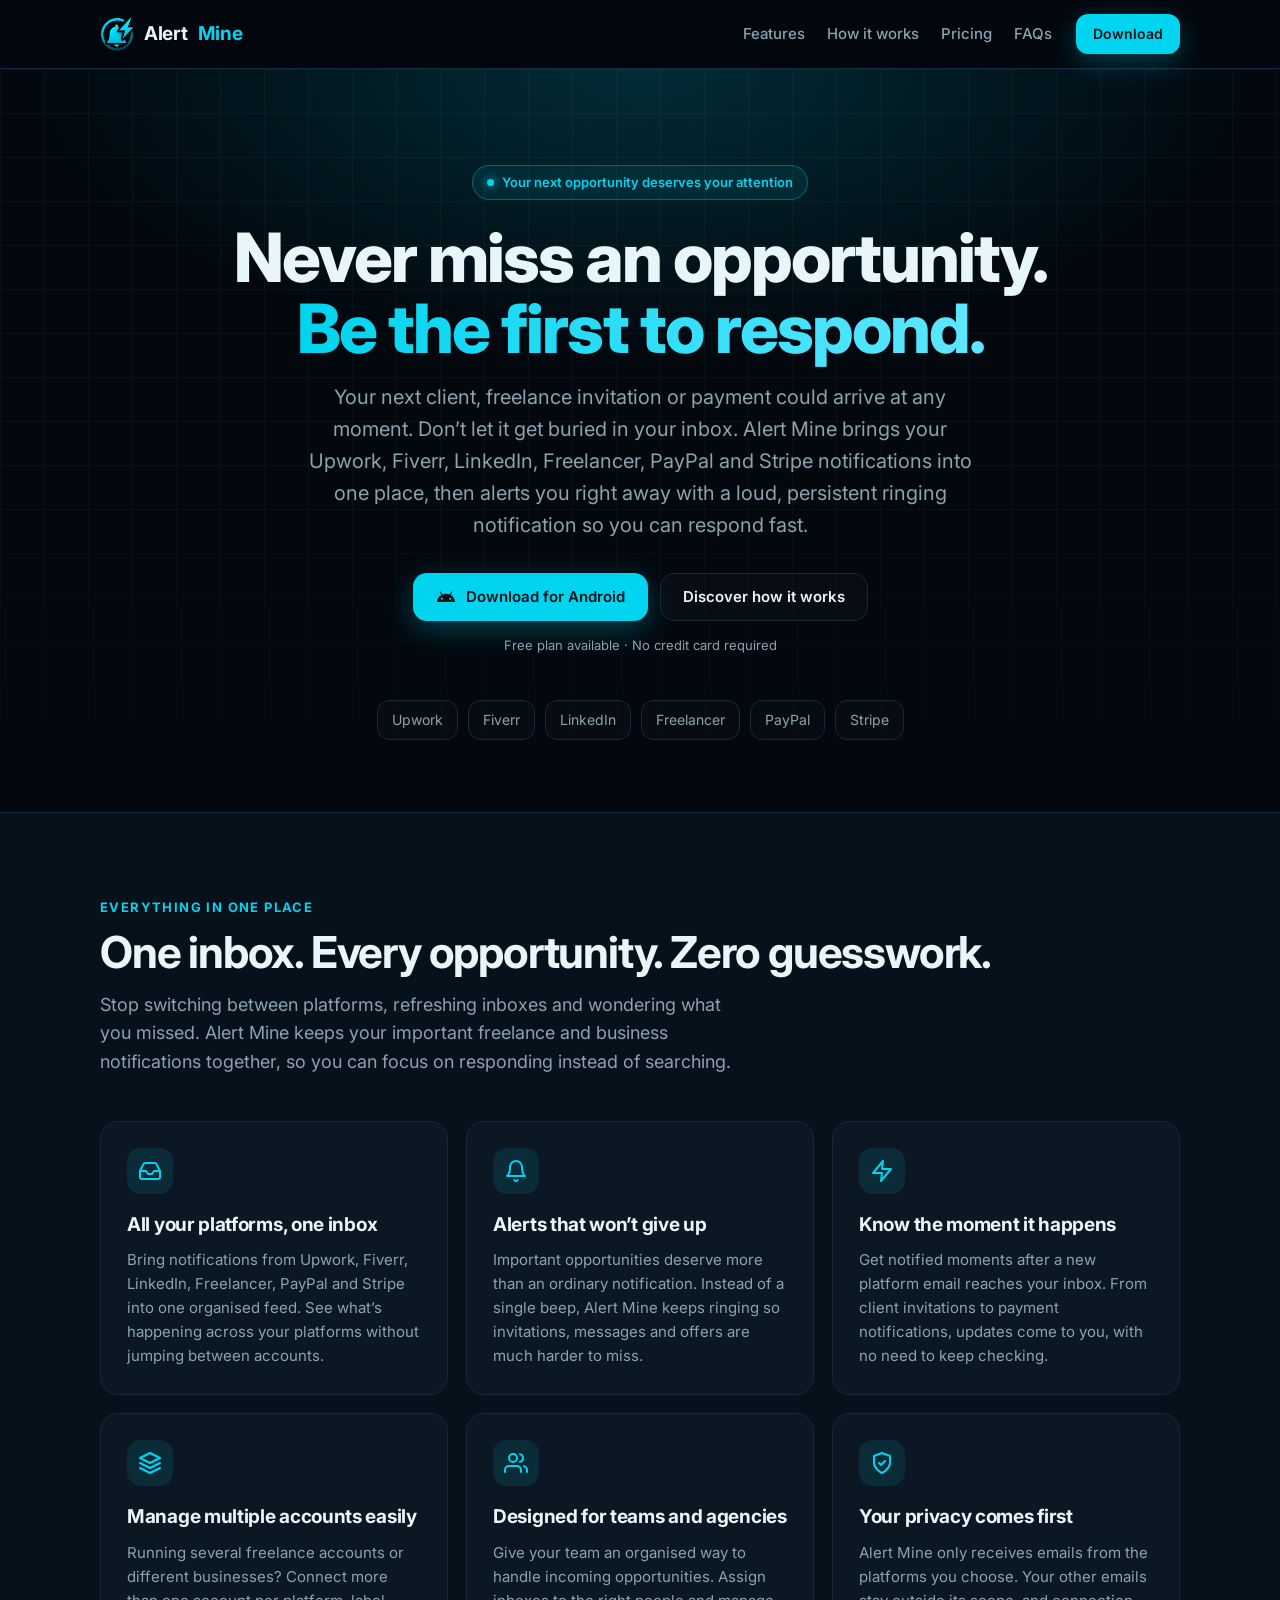
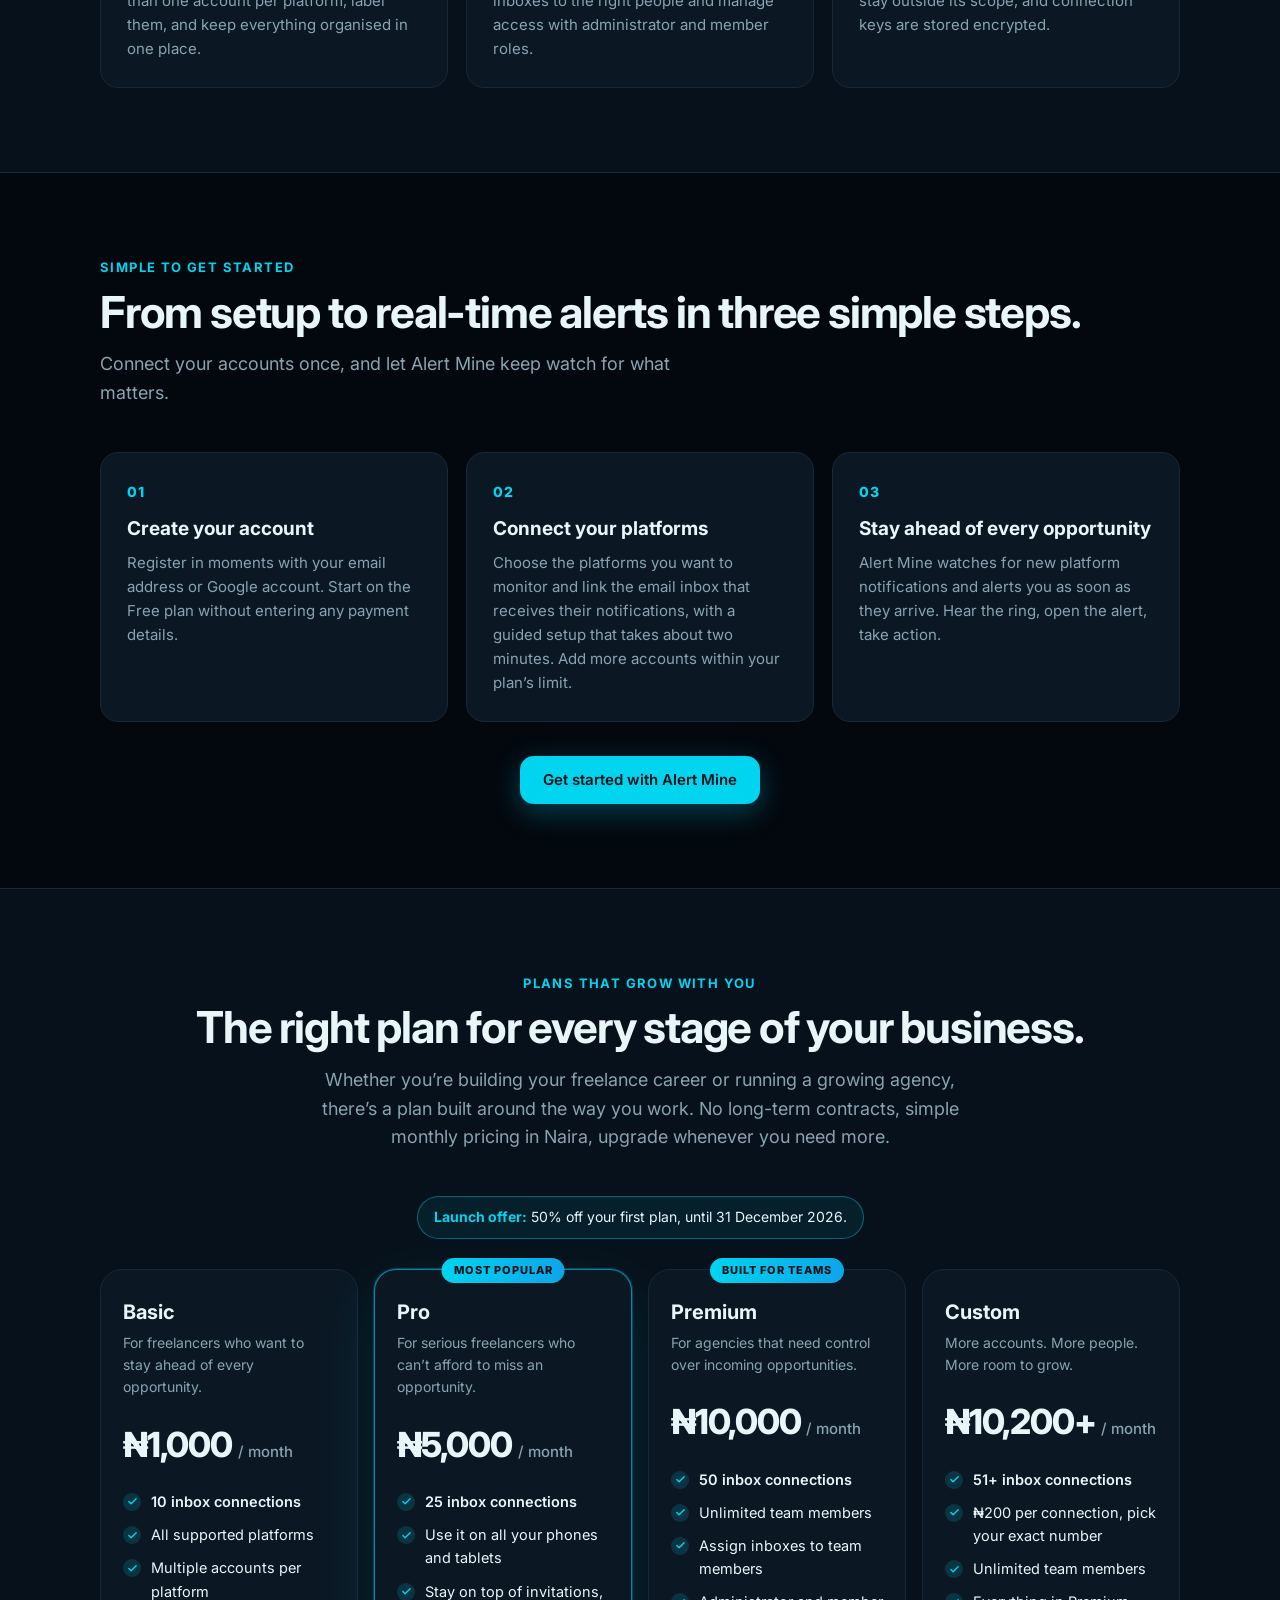
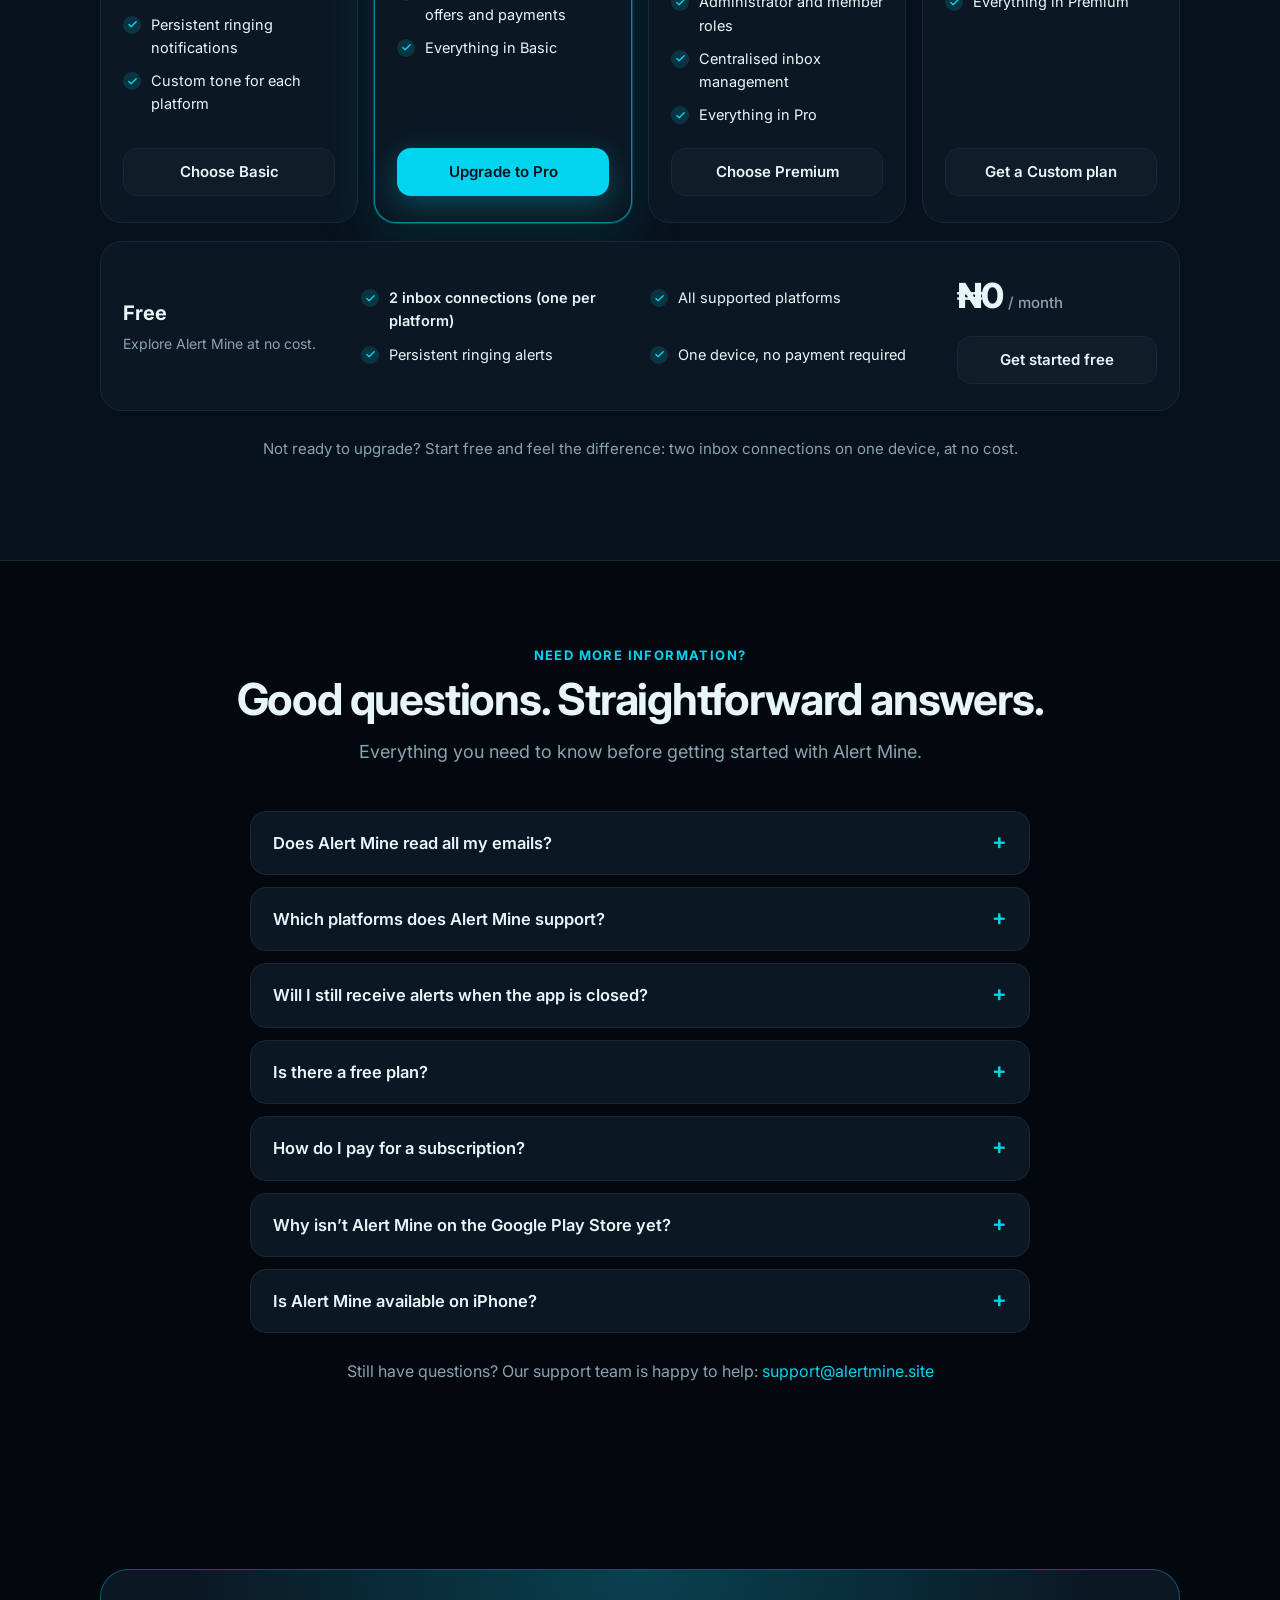
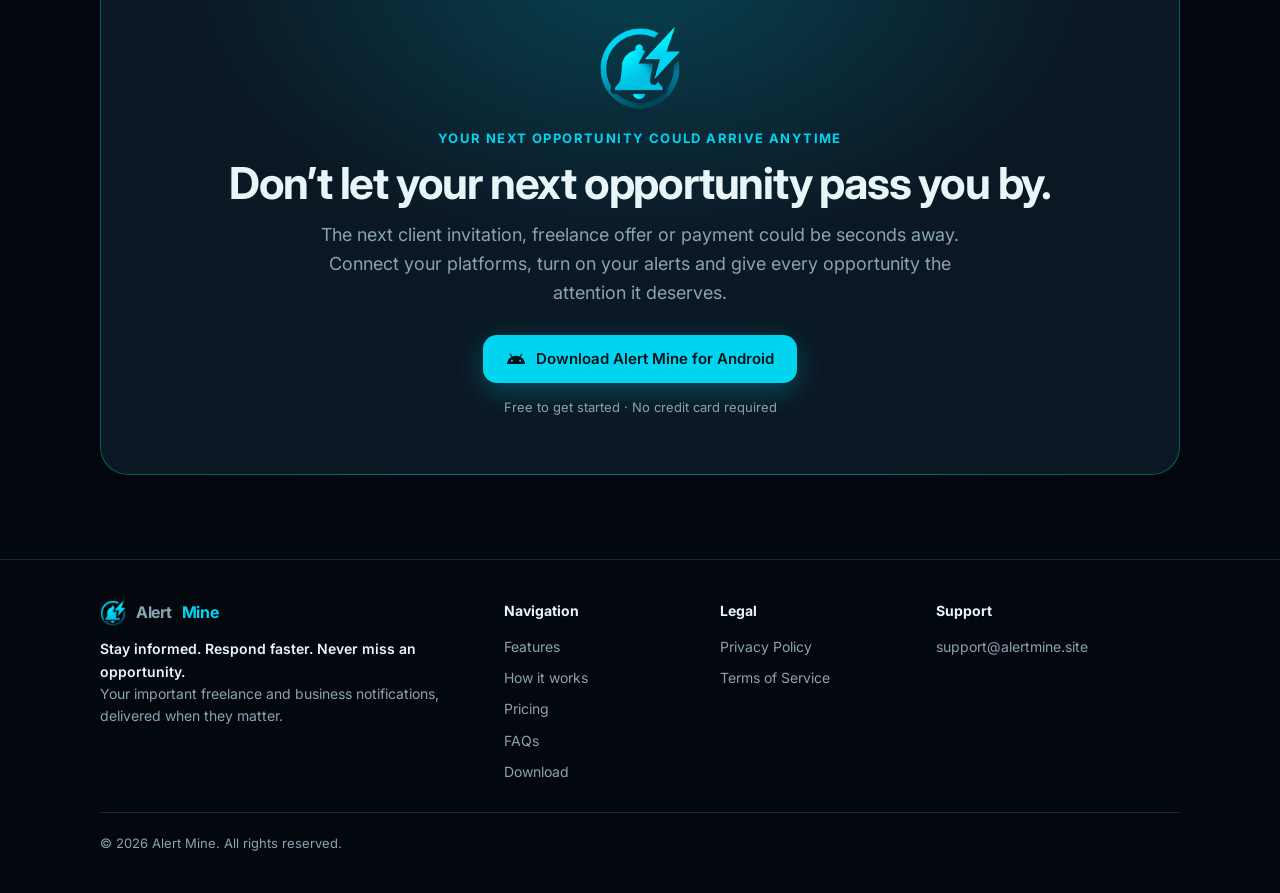
<file: index.html>
<!doctype html>
<html lang="en">
<head>
<meta charset="utf-8">
<meta name="viewport" content="width=device-width, initial-scale=1">
<title>Alert Mine · Never miss an opportunity. Be the first to respond.</title>
<meta name="description" content="Alert Mine brings your Upwork, Fiverr, LinkedIn, Freelancer, PayPal and Stripe notifications into one place and keeps ringing until you respond. Free plan for Android.">
<link rel="canonical" href="https://alertmine.site/">
<meta name="theme-color" content="#03080f">
<meta property="og:title" content="Alert Mine · Never miss an opportunity. Be the first to respond.">
<meta property="og:description" content="Alert Mine brings your Upwork, Fiverr, LinkedIn, Freelancer, PayPal and Stripe notifications into one place and keeps ringing until you respond. Free plan for Android.">
<meta property="og:image" content="https://alertmine.site/assets/icon-512.png">
<meta property="og:url" content="https://alertmine.site/">
<link rel="icon" type="image/png" sizes="32x32" href="/assets/favicon-32.png">
<link rel="apple-touch-icon" href="/assets/apple-touch-icon.png">
<link rel="preconnect" href="https://fonts.googleapis.com">
<link rel="preconnect" href="https://fonts.gstatic.com" crossorigin>
<link href="https://fonts.googleapis.com/css2?family=Inter:wght@400;500;600;700;800&display=swap" rel="stylesheet">
<link rel="stylesheet" href="/assets/style.css">
</head>
<body>
<header class="site"><div class="wrap">
  <a class="brand" href="/"><img src="/assets/logo-mark.png" alt="">Alert <b>Mine</b></a>
  <nav class="links"><a href="/#features">Features</a><a href="/#how">How it works</a><a href="/#pricing">Pricing</a><a href="/#faq">FAQs</a></nav>
  <a class="btn btn-primary btn-sm" href="/download">Download</a>
</div></header>

<main>
<section class="hero"><div class="grid-bg"></div><div class="wrap">
  <span class="pill"><i></i> Your next opportunity deserves your attention</span>
  <h1>Never miss an opportunity.<br><span>Be the first to respond.</span></h1>
  <p class="lead">Your next client, freelance invitation or payment could arrive at any moment. Don’t let it get buried in your inbox. Alert Mine brings your Upwork, Fiverr, LinkedIn, Freelancer, PayPal and Stripe notifications into one place, then alerts you right away with a loud, persistent ringing notification so you can respond fast.</p>
  <div class="cta">
    <a class="btn btn-primary" href="/download"><svg viewBox="0 0 24 24" fill="currentColor"><path d="M17.6 9.48l1.84-3.18c.16-.31.04-.69-.26-.85a.637.637 0 00-.83.22l-1.88 3.24a11.43 11.43 0 00-8.94 0L5.65 5.67a.643.643 0 00-.87-.2c-.28.18-.37.54-.22.83L6.4 9.48A10.78 10.78 0 001 18h22a10.78 10.78 0 00-5.4-8.52zM7 15.25a1.25 1.25 0 110-2.5 1.25 1.25 0 010 2.5zm10 0a1.25 1.25 0 110-2.5 1.25 1.25 0 010 2.5z"/></svg>Download for Android</a>
    <a class="btn btn-ghost" href="#how">Discover how it works</a>
  </div>
  <div class="note">Free plan available · No credit card required</div>
  <div class="platforms"><span>Upwork</span><span>Fiverr</span><span>LinkedIn</span><span>Freelancer</span><span>PayPal</span><span>Stripe</span></div>
</div></section>

<section id="features" class="alt"><div class="wrap">
  <div class="eyebrow">Everything in one place</div>
  <h2>One inbox. Every opportunity. Zero guesswork.</h2>
  <p class="sub">Stop switching between platforms, refreshing inboxes and wondering what you missed. Alert Mine keeps your important freelance and business notifications together, so you can focus on responding instead of searching.</p>
  <div class="cards"><div class="card"><div class="ic"><svg viewBox="0 0 24 24" fill="none" stroke="currentColor" stroke-width="2" stroke-linecap="round" stroke-linejoin="round"><polyline points="22 12 16 12 14 15 10 15 8 12 2 12"/><path d="M5.45 5.11L2 12v6a2 2 0 002 2h16a2 2 0 002-2v-6l-3.45-6.89A2 2 0 0016.76 4H7.24a2 2 0 00-1.79 1.11z"/></svg></div><h3>All your platforms, one inbox</h3><p>Bring notifications from Upwork, Fiverr, LinkedIn, Freelancer, PayPal and Stripe into one organised feed. See what’s happening across your platforms without jumping between accounts.</p></div><div class="card"><div class="ic"><svg viewBox="0 0 24 24" fill="none" stroke="currentColor" stroke-width="2" stroke-linecap="round" stroke-linejoin="round"><path d="M18 8A6 6 0 006 8c0 7-3 9-3 9h18s-3-2-3-9"/><path d="M13.73 21a2 2 0 01-3.46 0"/></svg></div><h3>Alerts that won’t give up</h3><p>Important opportunities deserve more than an ordinary notification. Instead of a single beep, Alert Mine keeps ringing so invitations, messages and offers are much harder to miss.</p></div><div class="card"><div class="ic"><svg viewBox="0 0 24 24" fill="none" stroke="currentColor" stroke-width="2" stroke-linecap="round" stroke-linejoin="round"><polygon points="13 2 3 14 12 14 11 22 21 10 12 10 13 2"/></svg></div><h3>Know the moment it happens</h3><p>Get notified moments after a new platform email reaches your inbox. From client invitations to payment notifications, updates come to you, with no need to keep checking.</p></div><div class="card"><div class="ic"><svg viewBox="0 0 24 24" fill="none" stroke="currentColor" stroke-width="2" stroke-linecap="round" stroke-linejoin="round"><polygon points="12 2 2 7 12 12 22 7 12 2"/><polyline points="2 17 12 22 22 17"/><polyline points="2 12 12 17 22 12"/></svg></div><h3>Manage multiple accounts easily</h3><p>Running several freelance accounts or different businesses? Connect more than one account per platform, label them, and keep everything organised in one place.</p></div><div class="card"><div class="ic"><svg viewBox="0 0 24 24" fill="none" stroke="currentColor" stroke-width="2" stroke-linecap="round" stroke-linejoin="round"><path d="M17 21v-2a4 4 0 00-4-4H5a4 4 0 00-4 4v2"/><circle cx="9" cy="7" r="4"/><path d="M23 21v-2a4 4 0 00-3-3.87"/><path d="M16 3.13a4 4 0 010 7.75"/></svg></div><h3>Designed for teams and agencies</h3><p>Give your team an organised way to handle incoming opportunities. Assign inboxes to the right people and manage access with administrator and member roles.</p></div><div class="card"><div class="ic"><svg viewBox="0 0 24 24" fill="none" stroke="currentColor" stroke-width="2" stroke-linecap="round" stroke-linejoin="round"><path d="M12 22s8-4 8-10V5l-8-3-8 3v7c0 6 8 10 8 10z"/><polyline points="9 12 11 14 15 10"/></svg></div><h3>Your privacy comes first</h3><p>Alert Mine only receives emails from the platforms you choose. Your other emails stay outside its scope, and connection keys are stored encrypted.</p></div></div>
</div></section>

<section id="how"><div class="wrap">
  <div class="eyebrow">Simple to get started</div>
  <h2>From setup to real-time alerts in three simple steps.</h2>
  <p class="sub">Connect your accounts once, and let Alert Mine keep watch for what matters.</p>
  <div class="steps">
    <div class="step"><h3>Create your account</h3><p>Register in moments with your email address or Google account. Start on the Free plan without entering any payment details.</p></div>
    <div class="step"><h3>Connect your platforms</h3><p>Choose the platforms you want to monitor and link the email inbox that receives their notifications, with a guided setup that takes about two minutes. Add more accounts within your plan’s limit.</p></div>
    <div class="step"><h3>Stay ahead of every opportunity</h3><p>Alert Mine watches for new platform notifications and alerts you as soon as they arrive. Hear the ring, open the alert, take action.</p></div>
  </div>
  <div class="center" style="margin-top:34px"><a class="btn btn-primary" href="/download">Get started with Alert Mine</a></div>
</div></section>

<section id="pricing" class="alt"><div class="wrap center">
  <div class="eyebrow">Plans that grow with you</div>
  <h2>The right plan for every stage of your business.</h2>
  <p class="sub">Whether you’re building your freelance career or running a growing agency, there’s a plan built around the way you work. No long-term contracts, simple monthly pricing in Naira, upgrade whenever you need more.</p>
  <div class="offer"><b>Launch offer:</b> 50% off your first plan, until 31 December 2026.</div>
  <div class="plans" style="text-align:left"><div class="plan "><h3>Basic</h3><div class="tag">For freelancers who want to stay ahead of every opportunity.</div><div class="price">₦1,000 <small>/ month</small></div><ul><li>10 inbox connections</li><li>All supported platforms</li><li>Multiple accounts per platform</li><li>Persistent ringing notifications</li><li>Custom tone for each platform</li></ul><a class="btn btn-ghost plan-cta" href="/download">Choose Basic</a></div><div class="plan featured"><div class="badge">MOST POPULAR</div><h3>Pro</h3><div class="tag">For serious freelancers who can’t afford to miss an opportunity.</div><div class="price">₦5,000 <small>/ month</small></div><ul><li>25 inbox connections</li><li>Use it on all your phones and tablets</li><li>Stay on top of invitations, offers and payments</li><li>Everything in Basic</li></ul><a class="btn btn-primary plan-cta" href="/download">Upgrade to Pro</a></div><div class="plan "><div class="badge">BUILT FOR TEAMS</div><h3>Premium</h3><div class="tag">For agencies that need control over incoming opportunities.</div><div class="price">₦10,000 <small>/ month</small></div><ul><li>50 inbox connections</li><li>Unlimited team members</li><li>Assign inboxes to team members</li><li>Administrator and member roles</li><li>Centralised inbox management</li><li>Everything in Pro</li></ul><a class="btn btn-ghost plan-cta" href="/download">Choose Premium</a></div><div class="plan "><h3>Custom</h3><div class="tag">More accounts. More people. More room to grow.</div><div class="price">₦10,200+ <small>/ month</small></div><ul><li>51+ inbox connections</li><li>₦200 per connection, pick your exact number</li><li>Unlimited team members</li><li>Everything in Premium</li></ul><a class="btn btn-ghost plan-cta" href="/download">Get a Custom plan</a></div></div>
  <div class="plan plan-free"><div class="free-info"><h3>Free</h3><div class="tag">Explore Alert Mine at no cost.</div></div>
  <ul><li>2 inbox connections (one per platform)</li><li>All supported platforms</li><li>Persistent ringing alerts</li><li>One device, no payment required</li></ul>
  <div class="free-buy"><div class="price">₦0 <small>/ month</small></div><a class="btn btn-ghost plan-cta" href="/download">Get started free</a></div></div>
  <p class="free-line">Not ready to upgrade? Start free and feel the difference: two inbox connections on one device, at no cost.</p>
</div></section>

<section id="faq"><div class="wrap">
  <div class="center"><div class="eyebrow">Need more information?</div><h2>Good questions. Straightforward answers.</h2><p class="sub">Everything you need to know before getting started with Alert Mine.</p></div>
  <div class="faq"><details><summary>Does Alert Mine read all my emails?</summary><p>No. Alert Mine only receives emails from the platforms you choose to connect, such as Upwork or Fiverr notifications. It doesn’t need, read or store your unrelated personal emails, and it doesn’t send or delete email on your behalf.</p></details><details><summary>Which platforms does Alert Mine support?</summary><p>Alert Mine currently supports notifications from Upwork, Fiverr, LinkedIn, Freelancer, PayPal and Stripe, with more on the way.</p></details><details><summary>Will I still receive alerts when the app is closed?</summary><p>Yes. Alert Mine is built to deliver ringing notifications even when the app isn’t open. Delivery also depends on your phone’s settings and Android’s background limits, so the app guides you through the few settings that keep alerts reliable.</p></details><details><summary>Is there a free plan?</summary><p>Yes. The Free plan includes two inbox connections (one per platform) on one device. No payment or credit card is required.</p></details><details><summary>How do I pay for a subscription?</summary><p>Plans are monthly and priced in Nigerian Naira. Upgrade inside the app and pay securely by card or bank transfer through our payment partner, Korapay. There are no long-term contracts. Payments are generally non-refundable; see our <a href="/terms">Terms of Service</a>.</p></details><details><summary>Why isn’t Alert Mine on the Google Play Store yet?</summary><p>Alert Mine is currently in Android early access, so we offer it directly through this official website while we work towards wider distribution. The app updates itself from inside the app.</p></details><details><summary>Is Alert Mine available on iPhone?</summary><p>Not yet. Alert Mine is currently designed for Android devices.</p></details></div>
  <p class="center faq-more">Still have questions? Our support team is happy to help: <a href="mailto:support@alertmine.site">support@alertmine.site</a></p>
</div></section>

<section><div class="wrap">
  <div class="band">
    <img src="/assets/logo-mark.png" alt="">
    <div class="eyebrow" style="margin-bottom:10px">Your next opportunity could arrive anytime</div>
    <h2>Don’t let your next opportunity pass you by.</h2>
    <p class="sub" style="margin:0 auto 28px">The next client invitation, freelance offer or payment could be seconds away. Connect your platforms, turn on your alerts and give every opportunity the attention it deserves.</p>
    <a class="btn btn-primary" href="/download"><svg viewBox="0 0 24 24" fill="currentColor"><path d="M17.6 9.48l1.84-3.18c.16-.31.04-.69-.26-.85a.637.637 0 00-.83.22l-1.88 3.24a11.43 11.43 0 00-8.94 0L5.65 5.67a.643.643 0 00-.87-.2c-.28.18-.37.54-.22.83L6.4 9.48A10.78 10.78 0 001 18h22a10.78 10.78 0 00-5.4-8.52zM7 15.25a1.25 1.25 0 110-2.5 1.25 1.25 0 010 2.5zm10 0a1.25 1.25 0 110-2.5 1.25 1.25 0 010 2.5z"/></svg>Download Alert Mine for Android</a>
    <div class="note" style="margin-top:14px">Free to get started · No credit card required</div>
  </div>
</div></section>
</main>
<footer class="site"><div class="wrap foot">
  <div class="foot-brand">
    <a class="brand" href="/" style="font-size:16px"><img src="/assets/logo-mark.png" alt="" style="width:26px;height:26px">Alert <b>Mine</b></a>
    <p><b>Stay informed. Respond faster. Never miss an opportunity.</b><br>Your important freelance and business notifications, delivered when they matter.</p>
  </div>
  <div class="foot-col"><h4>Navigation</h4><a href="/#features">Features</a><a href="/#how">How it works</a><a href="/#pricing">Pricing</a><a href="/#faq">FAQs</a><a href="/download">Download</a></div>
  <div class="foot-col"><h4>Legal</h4><a href="/privacy">Privacy Policy</a><a href="/terms">Terms of Service</a></div>
  <div class="foot-col"><h4>Support</h4><a href="mailto:support@alertmine.site">support@alertmine.site</a></div>
  <div class="foot-copy">© 2026 Alert Mine. All rights reserved.</div>
</div></footer>
</body>
</html>
</file>
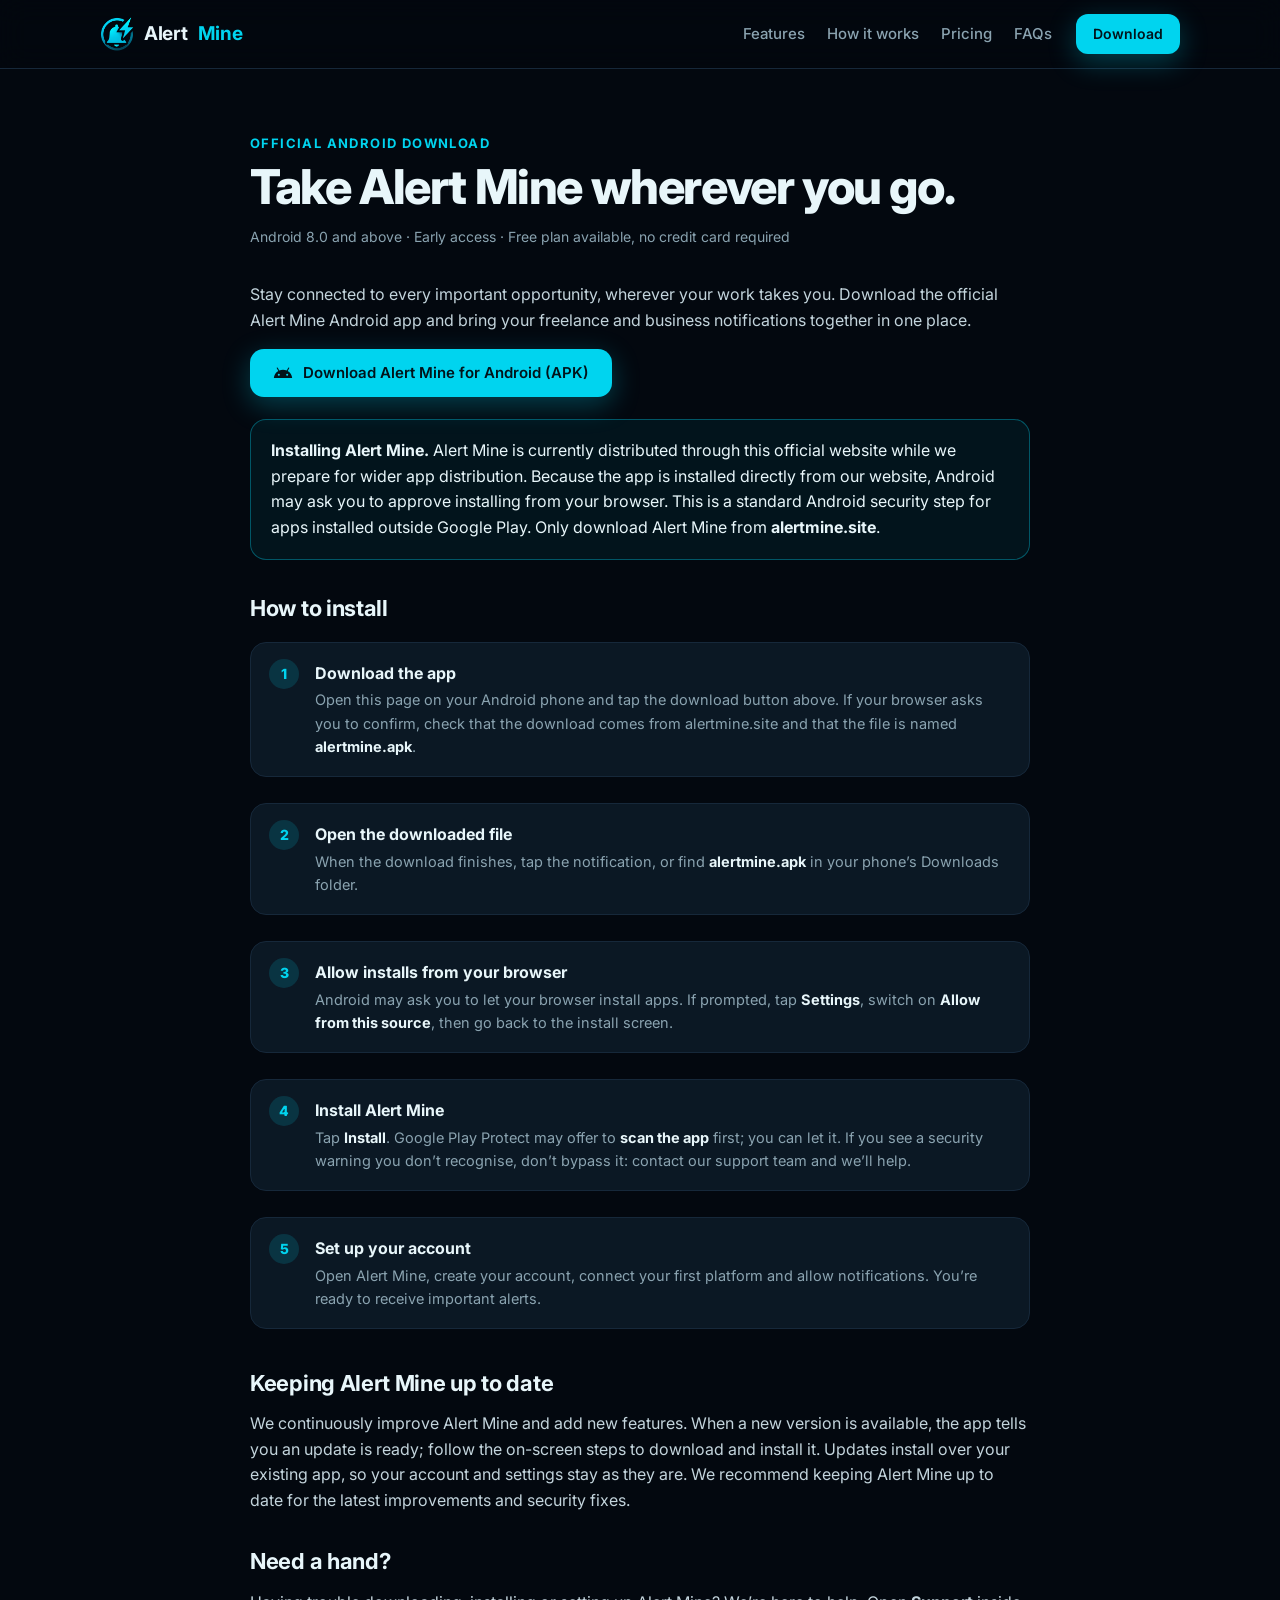
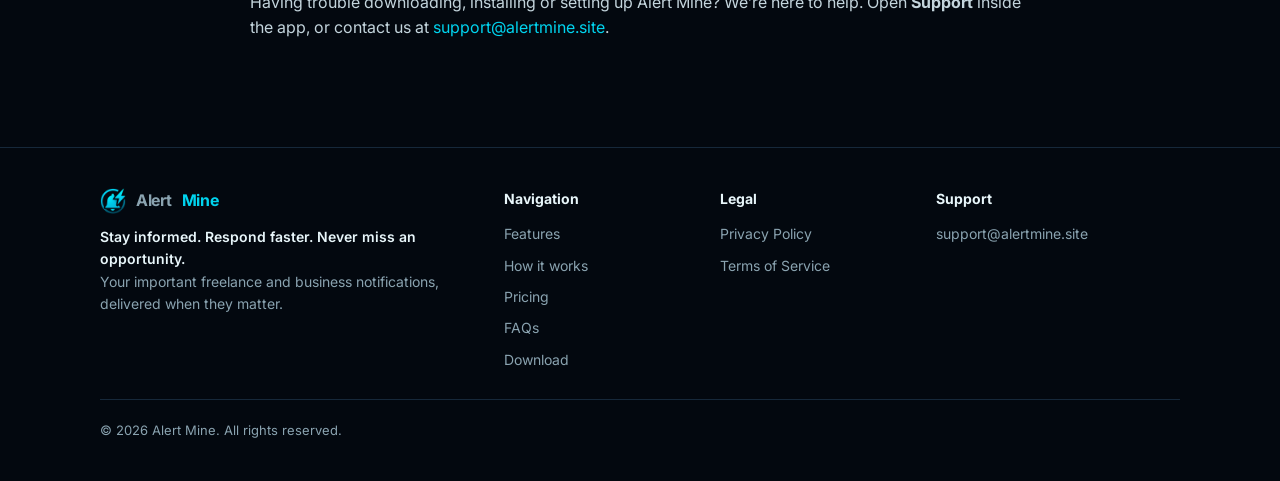
<file: download.html>
<!doctype html>
<html lang="en">
<head>
<meta charset="utf-8">
<meta name="viewport" content="width=device-width, initial-scale=1">
<title>Download Alert Mine for Android</title>
<meta name="description" content="Download the official Alert Mine Android app from alertmine.site. Free plan available, no credit card required.">
<link rel="canonical" href="https://alertmine.site/download">
<meta name="theme-color" content="#03080f">
<meta property="og:title" content="Download Alert Mine for Android">
<meta property="og:description" content="Download the official Alert Mine Android app from alertmine.site. Free plan available, no credit card required.">
<meta property="og:image" content="https://alertmine.site/assets/icon-512.png">
<meta property="og:url" content="https://alertmine.site/download">
<link rel="icon" type="image/png" sizes="32x32" href="/assets/favicon-32.png">
<link rel="apple-touch-icon" href="/assets/apple-touch-icon.png">
<link rel="preconnect" href="https://fonts.googleapis.com">
<link rel="preconnect" href="https://fonts.gstatic.com" crossorigin>
<link href="https://fonts.googleapis.com/css2?family=Inter:wght@400;500;600;700;800&display=swap" rel="stylesheet">
<link rel="stylesheet" href="/assets/style.css">
</head>
<body>
<header class="site"><div class="wrap">
  <a class="brand" href="/"><img src="/assets/logo-mark.png" alt="">Alert <b>Mine</b></a>
  <nav class="links"><a href="/#features">Features</a><a href="/#how">How it works</a><a href="/#pricing">Pricing</a><a href="/#faq">FAQs</a></nav>
  <a class="btn btn-primary btn-sm" href="/download">Download</a>
</div></header>

<main class="doc" style="position:relative">
  <div class="eyebrow">Official Android download</div>
  <h1>Take Alert Mine wherever you go.</h1>
  <p class="updated">Android 8.0 and above · Early access · Free plan available, no credit card required</p>
  <p>Stay connected to every important opportunity, wherever your work takes you. Download the official Alert Mine Android app and bring your freelance and business notifications together in one place.</p>
  <p><a class="btn btn-primary" href="/alertmine.apk" download><svg viewBox="0 0 24 24" fill="currentColor"><path d="M17.6 9.48l1.84-3.18c.16-.31.04-.69-.26-.85a.637.637 0 00-.83.22l-1.88 3.24a11.43 11.43 0 00-8.94 0L5.65 5.67a.643.643 0 00-.87-.2c-.28.18-.37.54-.22.83L6.4 9.48A10.78 10.78 0 001 18h22a10.78 10.78 0 00-5.4-8.52zM7 15.25a1.25 1.25 0 110-2.5 1.25 1.25 0 010 2.5zm10 0a1.25 1.25 0 110-2.5 1.25 1.25 0 010 2.5z"/></svg> Download Alert Mine for Android (APK)</a></p>
  <div class="callout"><b>Installing Alert Mine.</b> Alert Mine is currently distributed through this official website while we prepare for wider app distribution. Because the app is installed directly from our website, Android may ask you to approve installing from your browser. This is a standard Android security step for apps installed outside Google Play. Only download Alert Mine from <b>alertmine.site</b>.</div>
  <h2>How to install</h2>
  <ol class="install">
    <li><b>Download the app</b><span>Open this page on your Android phone and tap the download button above. If your browser asks you to confirm, check that the download comes from alertmine.site and that the file is named <b>alertmine.apk</b>.</span></li>
    <li><b>Open the downloaded file</b><span>When the download finishes, tap the notification, or find <b>alertmine.apk</b> in your phone’s Downloads folder.</span></li>
    <li><b>Allow installs from your browser</b><span>Android may ask you to let your browser install apps. If prompted, tap <b>Settings</b>, switch on <b>Allow from this source</b>, then go back to the install screen.</span></li>
    <li><b>Install Alert Mine</b><span>Tap <b>Install</b>. Google Play Protect may offer to <b>scan the app</b> first; you can let it. If you see a security warning you don’t recognise, don’t bypass it: contact our support team and we’ll help.</span></li>
    <li><b>Set up your account</b><span>Open Alert Mine, create your account, connect your first platform and allow notifications. You’re ready to receive important alerts.</span></li>
  </ol>
  <h2>Keeping Alert Mine up to date</h2>
  <p>We continuously improve Alert Mine and add new features. When a new version is available, the app tells you an update is ready; follow the on-screen steps to download and install it. Updates install over your existing app, so your account and settings stay as they are. We recommend keeping Alert Mine up to date for the latest improvements and security fixes.</p>
  <h2>Need a hand?</h2>
  <p>Having trouble downloading, installing or setting up Alert Mine? We’re here to help. Open <b>Support</b> inside the app, or contact us at <a href="mailto:support@alertmine.site">support@alertmine.site</a>.</p>
</main>
<footer class="site"><div class="wrap foot">
  <div class="foot-brand">
    <a class="brand" href="/" style="font-size:16px"><img src="/assets/logo-mark.png" alt="" style="width:26px;height:26px">Alert <b>Mine</b></a>
    <p><b>Stay informed. Respond faster. Never miss an opportunity.</b><br>Your important freelance and business notifications, delivered when they matter.</p>
  </div>
  <div class="foot-col"><h4>Navigation</h4><a href="/#features">Features</a><a href="/#how">How it works</a><a href="/#pricing">Pricing</a><a href="/#faq">FAQs</a><a href="/download">Download</a></div>
  <div class="foot-col"><h4>Legal</h4><a href="/privacy">Privacy Policy</a><a href="/terms">Terms of Service</a></div>
  <div class="foot-col"><h4>Support</h4><a href="mailto:support@alertmine.site">support@alertmine.site</a></div>
  <div class="foot-copy">© 2026 Alert Mine. All rights reserved.</div>
</div></footer>
</body>
</html>
</file>
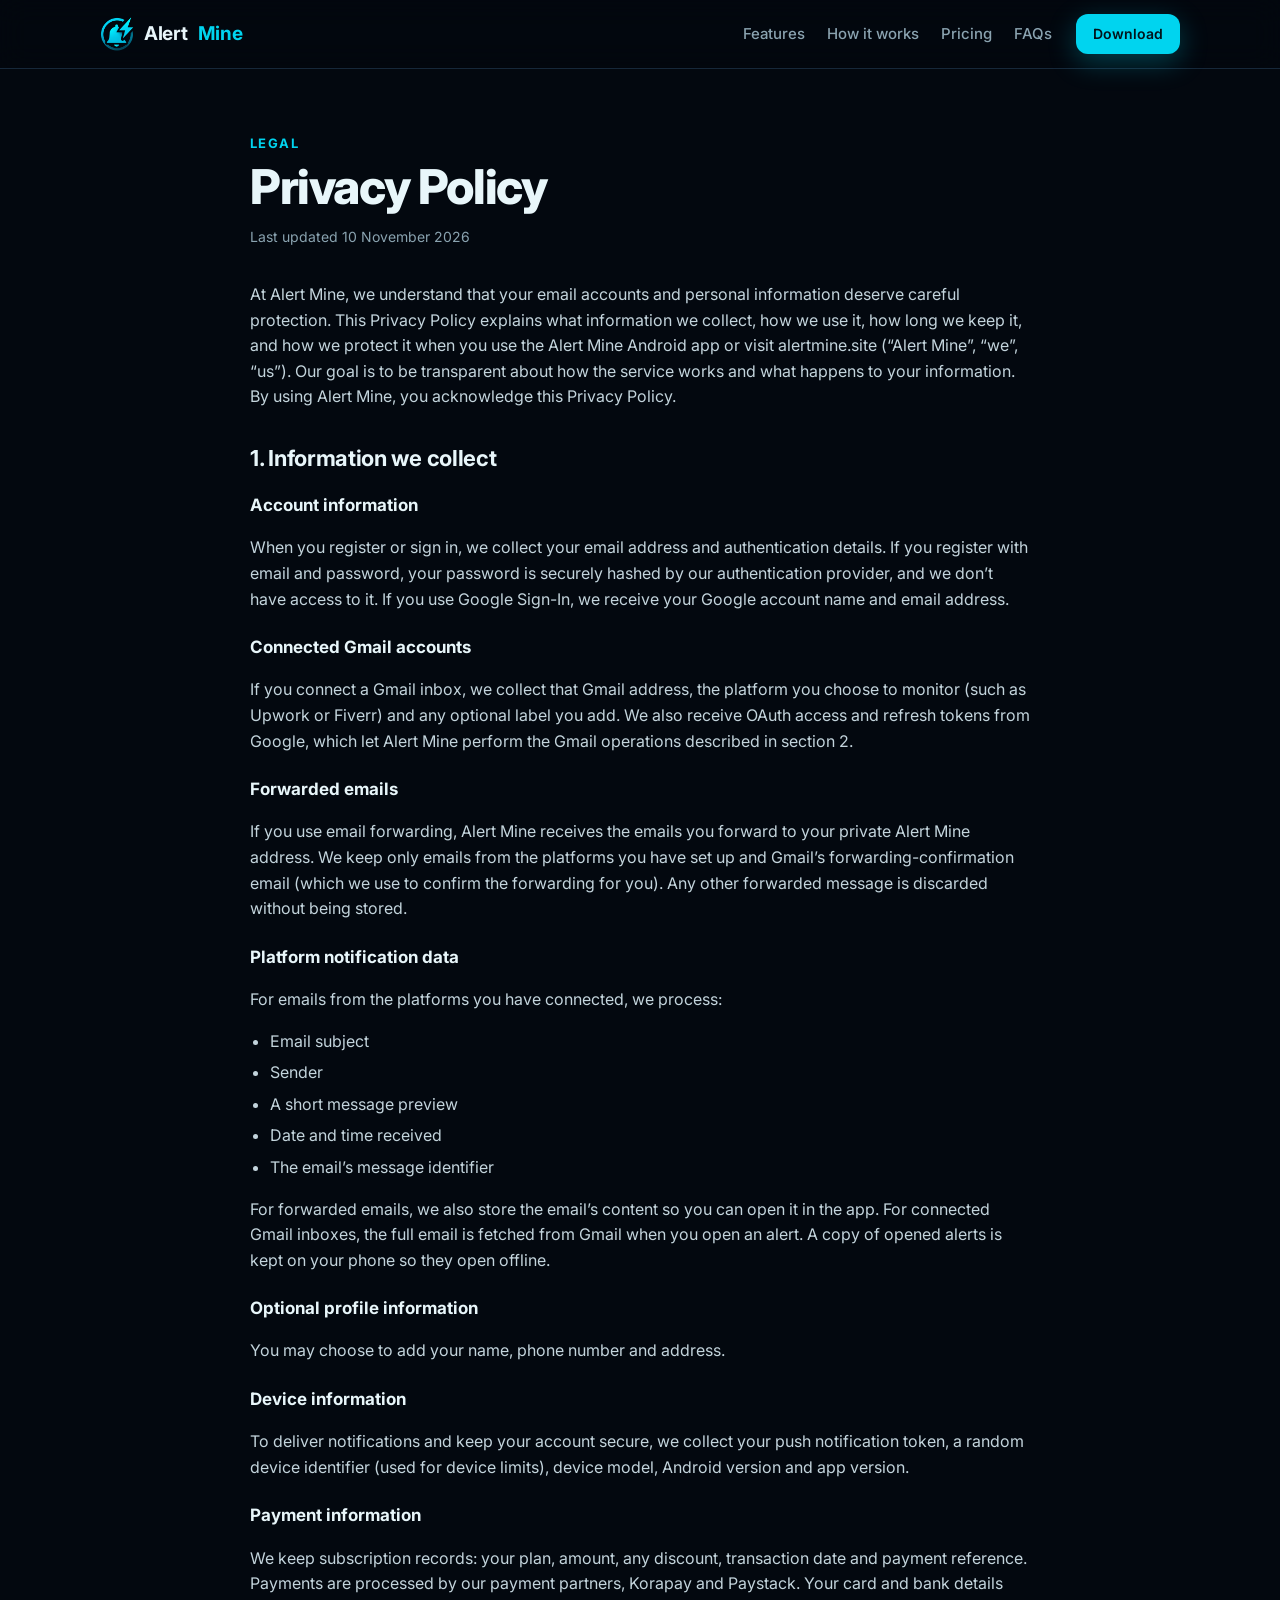
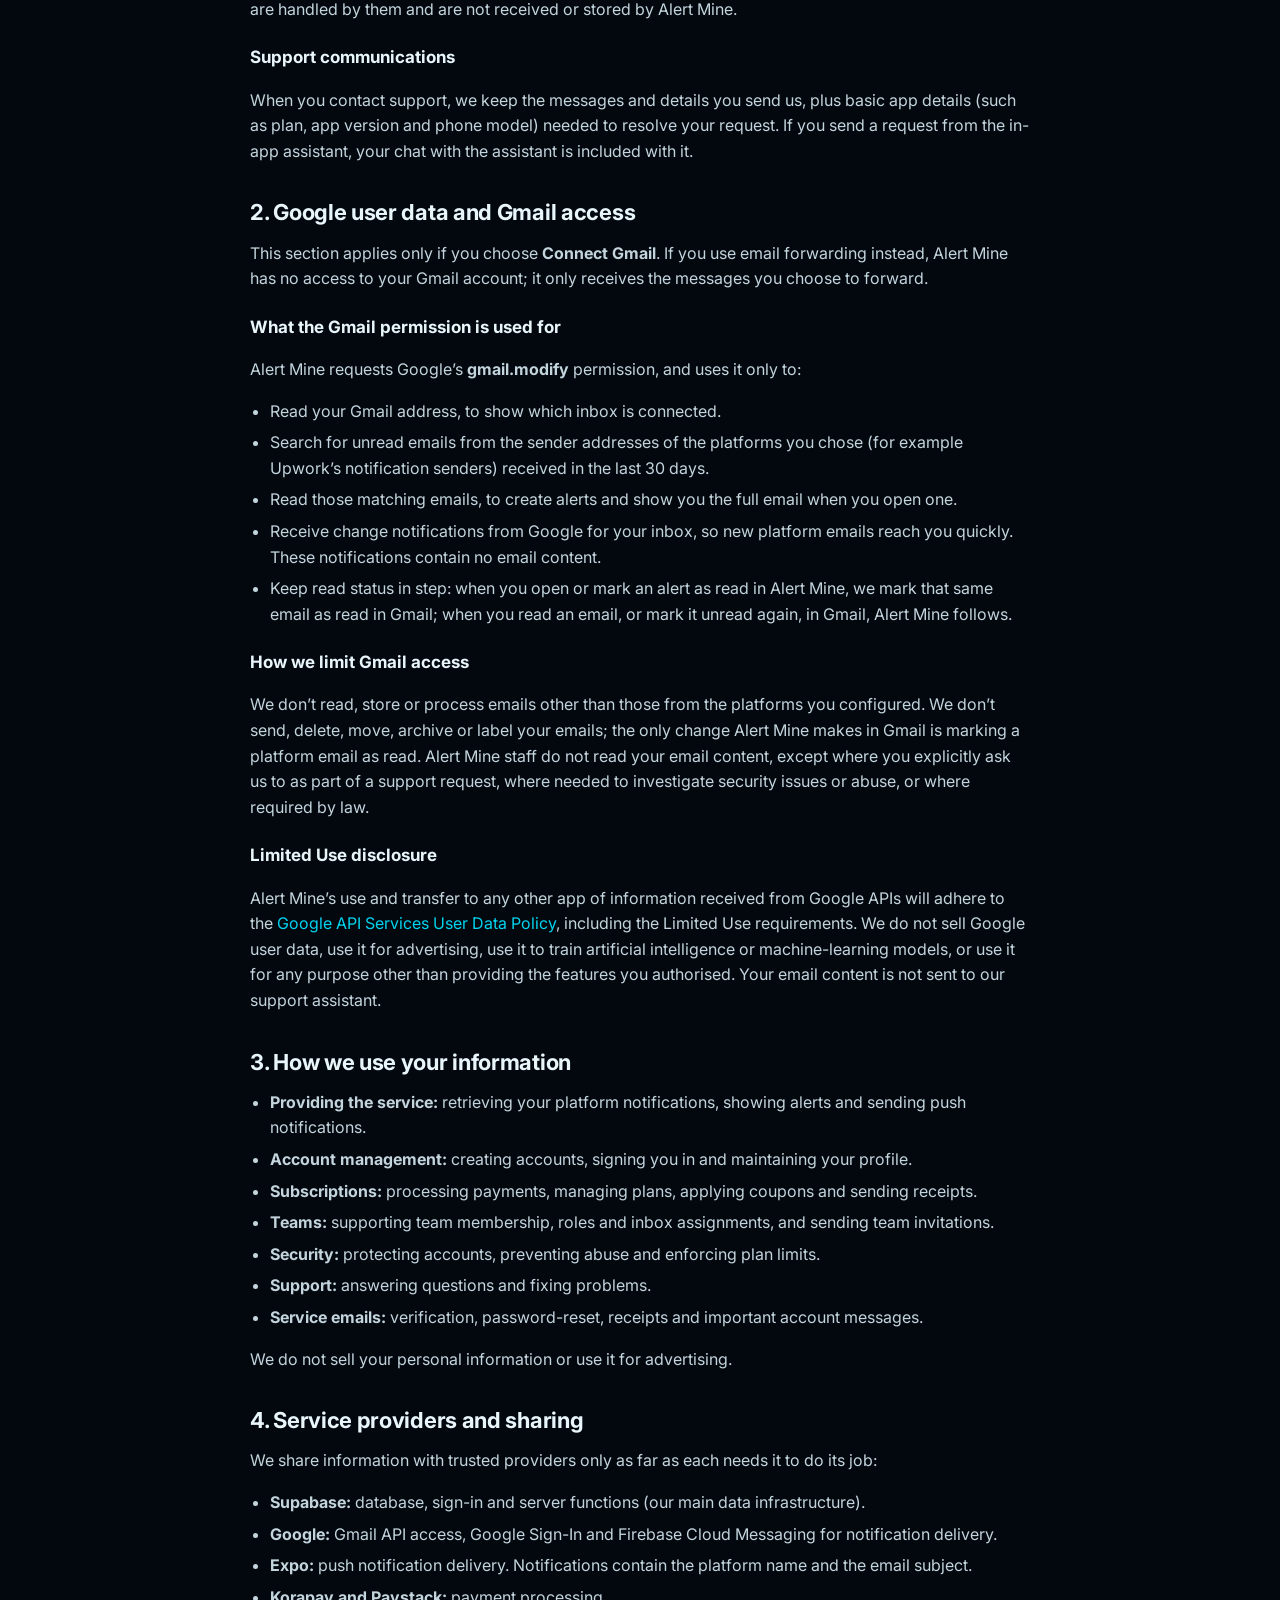
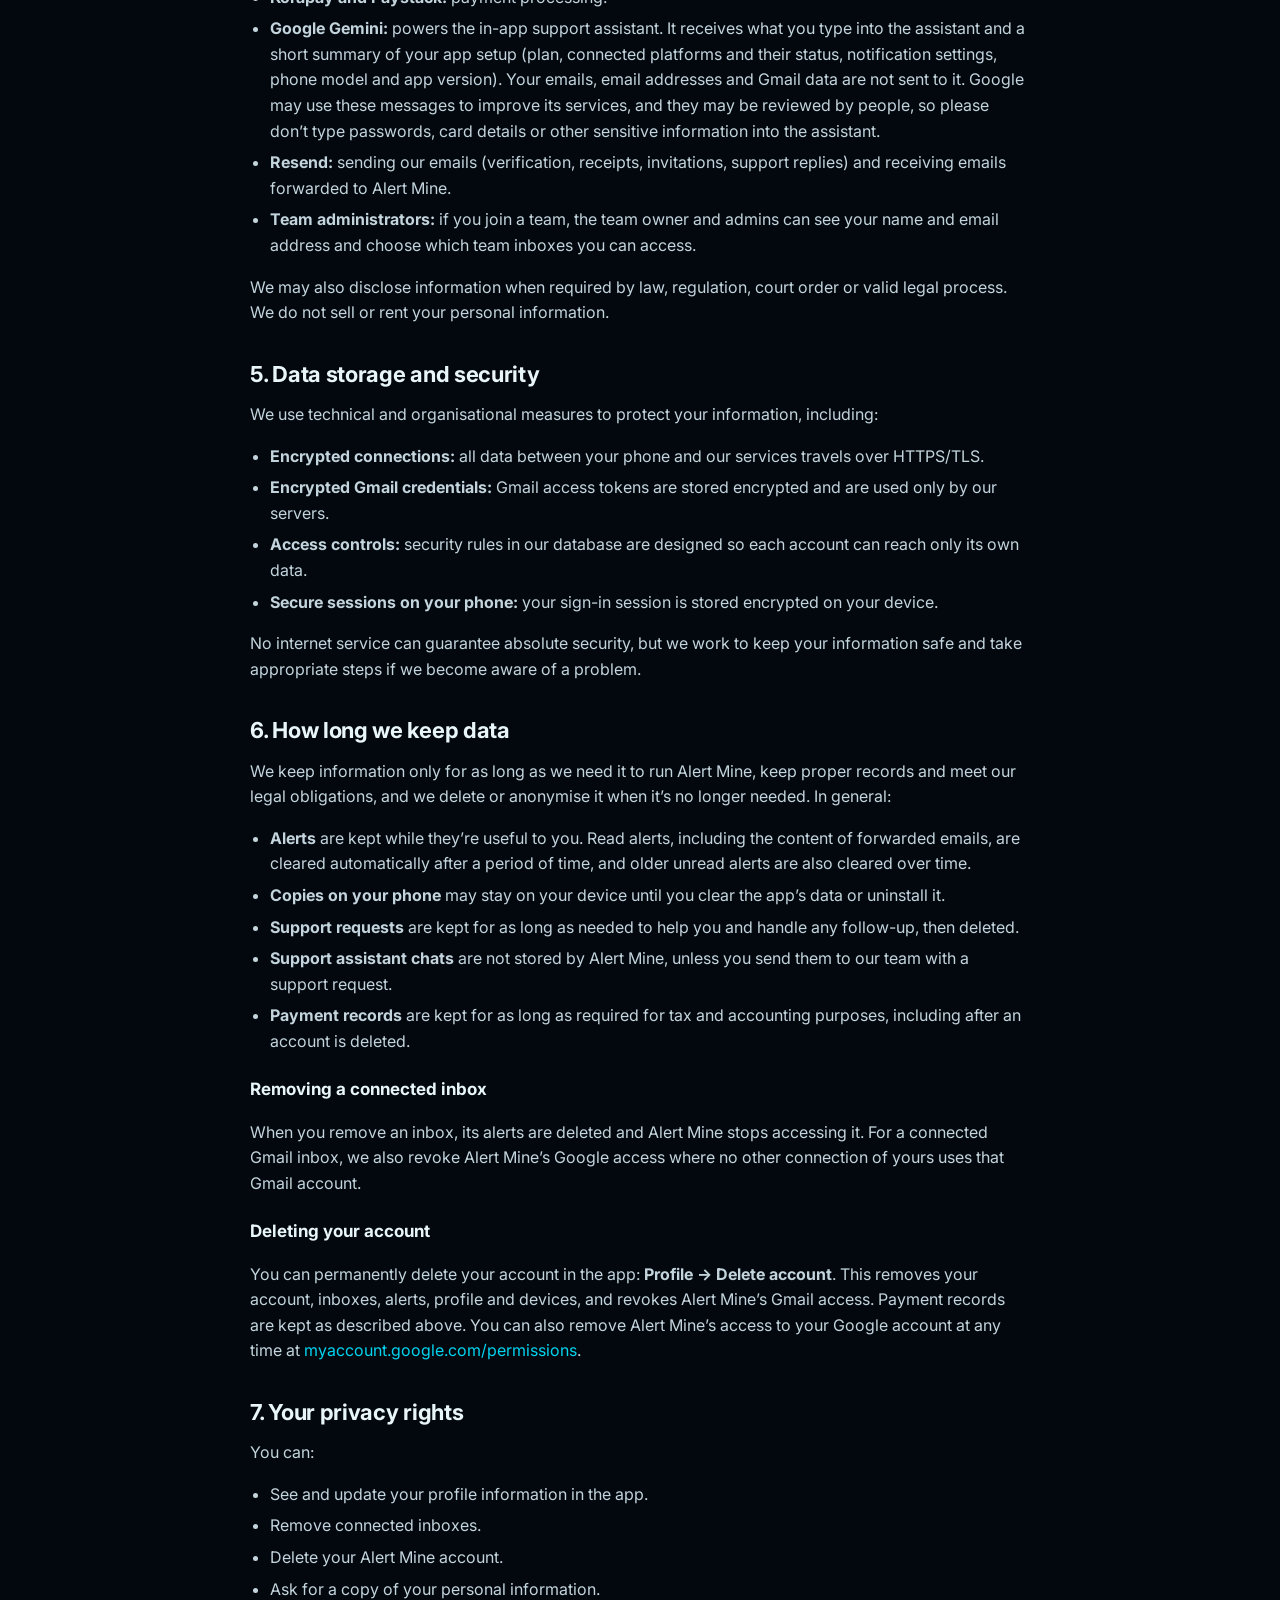
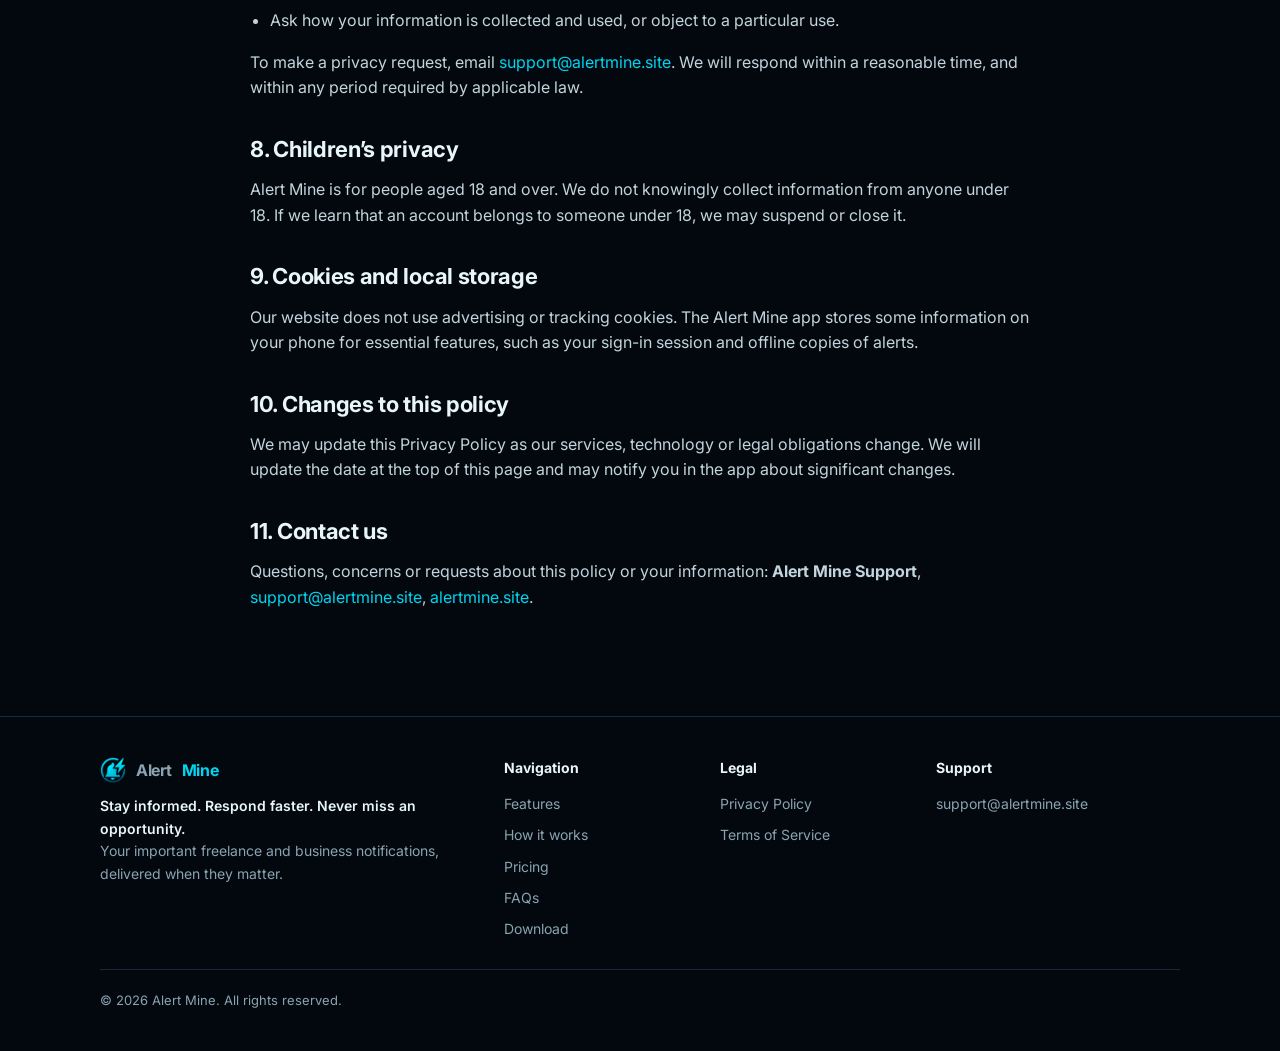
<file: privacy.html>
<!doctype html>
<html lang="en">
<head>
<meta charset="utf-8">
<meta name="viewport" content="width=device-width, initial-scale=1">
<title>Privacy Policy · Alert Mine</title>
<meta name="description" content="How Alert Mine collects, uses and protects your information, including Google user data.">
<link rel="canonical" href="https://alertmine.site/privacy">
<meta name="theme-color" content="#03080f">
<meta property="og:title" content="Privacy Policy · Alert Mine">
<meta property="og:description" content="How Alert Mine collects, uses and protects your information, including Google user data.">
<meta property="og:image" content="https://alertmine.site/assets/icon-512.png">
<meta property="og:url" content="https://alertmine.site/privacy">
<link rel="icon" type="image/png" sizes="32x32" href="/assets/favicon-32.png">
<link rel="apple-touch-icon" href="/assets/apple-touch-icon.png">
<link rel="preconnect" href="https://fonts.googleapis.com">
<link rel="preconnect" href="https://fonts.gstatic.com" crossorigin>
<link href="https://fonts.googleapis.com/css2?family=Inter:wght@400;500;600;700;800&display=swap" rel="stylesheet">
<link rel="stylesheet" href="/assets/style.css">
</head>
<body>
<header class="site"><div class="wrap">
  <a class="brand" href="/"><img src="/assets/logo-mark.png" alt="">Alert <b>Mine</b></a>
  <nav class="links"><a href="/#features">Features</a><a href="/#how">How it works</a><a href="/#pricing">Pricing</a><a href="/#faq">FAQs</a></nav>
  <a class="btn btn-primary btn-sm" href="/download">Download</a>
</div></header>

<main class="doc">
  <div class="eyebrow">Legal</div>
  <h1>Privacy Policy</h1>
  <p class="updated">Last updated 10 November 2026</p>
  <p>At Alert Mine, we understand that your email accounts and personal information deserve careful protection. This Privacy Policy explains what information we collect, how we use it, how long we keep it, and how we protect it when you use the Alert Mine Android app or visit alertmine.site (“Alert Mine”, “we”, “us”). Our goal is to be transparent about how the service works and what happens to your information. By using Alert Mine, you acknowledge this Privacy Policy.</p>

  <h2>1. Information we collect</h2>
  <h3>Account information</h3>
  <p>When you register or sign in, we collect your email address and authentication details. If you register with email and password, your password is securely hashed by our authentication provider, and we don’t have access to it. If you use Google Sign-In, we receive your Google account name and email address.</p>
  <h3>Connected Gmail accounts</h3>
  <p>If you connect a Gmail inbox, we collect that Gmail address, the platform you choose to monitor (such as Upwork or Fiverr) and any optional label you add. We also receive OAuth access and refresh tokens from Google, which let Alert Mine perform the Gmail operations described in section 2.</p>
  <h3>Forwarded emails</h3>
  <p>If you use email forwarding, Alert Mine receives the emails you forward to your private Alert Mine address. We keep only emails from the platforms you have set up and Gmail’s forwarding-confirmation email (which we use to confirm the forwarding for you). Any other forwarded message is discarded without being stored.</p>
  <h3>Platform notification data</h3>
  <p>For emails from the platforms you have connected, we process:</p>
  <ul><li>Email subject</li><li>Sender</li><li>A short message preview</li><li>Date and time received</li><li>The email’s message identifier</li></ul>
  <p>For forwarded emails, we also store the email’s content so you can open it in the app. For connected Gmail inboxes, the full email is fetched from Gmail when you open an alert. A copy of opened alerts is kept on your phone so they open offline.</p>
  <h3>Optional profile information</h3>
  <p>You may choose to add your name, phone number and address.</p>
  <h3>Device information</h3>
  <p>To deliver notifications and keep your account secure, we collect your push notification token, a random device identifier (used for device limits), device model, Android version and app version.</p>
  <h3>Payment information</h3>
  <p>We keep subscription records: your plan, amount, any discount, transaction date and payment reference. Payments are processed by our payment partners, Korapay and Paystack. Your card and bank details are handled by them and are not received or stored by Alert Mine.</p>
  <h3>Support communications</h3>
  <p>When you contact support, we keep the messages and details you send us, plus basic app details (such as plan, app version and phone model) needed to resolve your request. If you send a request from the in-app assistant, your chat with the assistant is included with it.</p>

  <h2>2. Google user data and Gmail access</h2>
  <p>This section applies only if you choose <b>Connect Gmail</b>. If you use email forwarding instead, Alert Mine has no access to your Gmail account; it only receives the messages you choose to forward.</p>
  <h3>What the Gmail permission is used for</h3>
  <p>Alert Mine requests Google’s <b>gmail.modify</b> permission, and uses it only to:</p>
  <ul><li>Read your Gmail address, to show which inbox is connected.</li><li>Search for unread emails from the sender addresses of the platforms you chose (for example Upwork’s notification senders) received in the last 30 days.</li><li>Read those matching emails, to create alerts and show you the full email when you open one.</li><li>Receive change notifications from Google for your inbox, so new platform emails reach you quickly. These notifications contain no email content.</li><li>Keep read status in step: when you open or mark an alert as read in Alert Mine, we mark that same email as read in Gmail; when you read an email, or mark it unread again, in Gmail, Alert Mine follows.</li></ul>
  <h3>How we limit Gmail access</h3>
  <p>We don’t read, store or process emails other than those from the platforms you configured. We don’t send, delete, move, archive or label your emails; the only change Alert Mine makes in Gmail is marking a platform email as read. Alert Mine staff do not read your email content, except where you explicitly ask us to as part of a support request, where needed to investigate security issues or abuse, or where required by law.</p>
  <h3>Limited Use disclosure</h3>
  <p>Alert Mine’s use and transfer to any other app of information received from Google APIs will adhere to the <a href="https://developers.google.com/terms/api-services-user-data-policy">Google API Services User Data Policy</a>, including the Limited Use requirements. We do not sell Google user data, use it for advertising, use it to train artificial intelligence or machine-learning models, or use it for any purpose other than providing the features you authorised. Your email content is not sent to our support assistant.</p>

  <h2>3. How we use your information</h2>
  <ul><li><b>Providing the service:</b> retrieving your platform notifications, showing alerts and sending push notifications.</li><li><b>Account management:</b> creating accounts, signing you in and maintaining your profile.</li><li><b>Subscriptions:</b> processing payments, managing plans, applying coupons and sending receipts.</li><li><b>Teams:</b> supporting team membership, roles and inbox assignments, and sending team invitations.</li><li><b>Security:</b> protecting accounts, preventing abuse and enforcing plan limits.</li><li><b>Support:</b> answering questions and fixing problems.</li><li><b>Service emails:</b> verification, password-reset, receipts and important account messages.</li></ul>
  <p>We do not sell your personal information or use it for advertising.</p>

  <h2>4. Service providers and sharing</h2>
  <p>We share information with trusted providers only as far as each needs it to do its job:</p>
  <ul><li><b>Supabase:</b> database, sign-in and server functions (our main data infrastructure).</li><li><b>Google:</b> Gmail API access, Google Sign-In and Firebase Cloud Messaging for notification delivery.</li><li><b>Expo:</b> push notification delivery. Notifications contain the platform name and the email subject.</li><li><b>Korapay and Paystack:</b> payment processing.</li><li><b>Google Gemini:</b> powers the in-app support assistant. It receives what you type into the assistant and a short summary of your app setup (plan, connected platforms and their status, notification settings, phone model and app version). Your emails, email addresses and Gmail data are not sent to it. Google may use these messages to improve its services, and they may be reviewed by people, so please don’t type passwords, card details or other sensitive information into the assistant.</li><li><b>Resend:</b> sending our emails (verification, receipts, invitations, support replies) and receiving emails forwarded to Alert Mine.</li><li><b>Team administrators:</b> if you join a team, the team owner and admins can see your name and email address and choose which team inboxes you can access.</li></ul>
  <p>We may also disclose information when required by law, regulation, court order or valid legal process. We do not sell or rent your personal information.</p>

  <h2>5. Data storage and security</h2>
  <p>We use technical and organisational measures to protect your information, including:</p>
  <ul><li><b>Encrypted connections:</b> all data between your phone and our services travels over HTTPS/TLS.</li><li><b>Encrypted Gmail credentials:</b> Gmail access tokens are stored encrypted and are used only by our servers.</li><li><b>Access controls:</b> security rules in our database are designed so each account can reach only its own data.</li><li><b>Secure sessions on your phone:</b> your sign-in session is stored encrypted on your device.</li></ul>
  <p>No internet service can guarantee absolute security, but we work to keep your information safe and take appropriate steps if we become aware of a problem.</p>

  <h2>6. How long we keep data</h2>
  <p>We keep information only for as long as we need it to run Alert Mine, keep proper records and meet our legal obligations, and we delete or anonymise it when it’s no longer needed. In general:</p>
  <ul><li><b>Alerts</b> are kept while they’re useful to you. Read alerts, including the content of forwarded emails, are cleared automatically after a period of time, and older unread alerts are also cleared over time.</li><li><b>Copies on your phone</b> may stay on your device until you clear the app’s data or uninstall it.</li><li><b>Support requests</b> are kept for as long as needed to help you and handle any follow-up, then deleted.</li><li><b>Support assistant chats</b> are not stored by Alert Mine, unless you send them to our team with a support request.</li><li><b>Payment records</b> are kept for as long as required for tax and accounting purposes, including after an account is deleted.</li></ul>
  <h3>Removing a connected inbox</h3>
  <p>When you remove an inbox, its alerts are deleted and Alert Mine stops accessing it. For a connected Gmail inbox, we also revoke Alert Mine’s Google access where no other connection of yours uses that Gmail account.</p>
  <h3>Deleting your account</h3>
  <p>You can permanently delete your account in the app: <b>Profile → Delete account</b>. This removes your account, inboxes, alerts, profile and devices, and revokes Alert Mine’s Gmail access. Payment records are kept as described above. You can also remove Alert Mine’s access to your Google account at any time at <a href="https://myaccount.google.com/permissions">myaccount.google.com/permissions</a>.</p>

  <h2>7. Your privacy rights</h2>
  <p>You can:</p>
  <ul><li>See and update your profile information in the app.</li><li>Remove connected inboxes.</li><li>Delete your Alert Mine account.</li><li>Ask for a copy of your personal information.</li><li>Ask how your information is collected and used, or object to a particular use.</li></ul>
  <p>To make a privacy request, email <a href="mailto:support@alertmine.site">support@alertmine.site</a>. We will respond within a reasonable time, and within any period required by applicable law.</p>

  <h2>8. Children’s privacy</h2>
  <p>Alert Mine is for people aged 18 and over. We do not knowingly collect information from anyone under 18. If we learn that an account belongs to someone under 18, we may suspend or close it.</p>

  <h2>9. Cookies and local storage</h2>
  <p>Our website does not use advertising or tracking cookies. The Alert Mine app stores some information on your phone for essential features, such as your sign-in session and offline copies of alerts.</p>

  <h2>10. Changes to this policy</h2>
  <p>We may update this Privacy Policy as our services, technology or legal obligations change. We will update the date at the top of this page and may notify you in the app about significant changes.</p>

  <h2>11. Contact us</h2>
  <p>Questions, concerns or requests about this policy or your information: <b>Alert Mine Support</b>, <a href="mailto:support@alertmine.site">support@alertmine.site</a>, <a href="https://alertmine.site">alertmine.site</a>.</p>
</main>
<footer class="site"><div class="wrap foot">
  <div class="foot-brand">
    <a class="brand" href="/" style="font-size:16px"><img src="/assets/logo-mark.png" alt="" style="width:26px;height:26px">Alert <b>Mine</b></a>
    <p><b>Stay informed. Respond faster. Never miss an opportunity.</b><br>Your important freelance and business notifications, delivered when they matter.</p>
  </div>
  <div class="foot-col"><h4>Navigation</h4><a href="/#features">Features</a><a href="/#how">How it works</a><a href="/#pricing">Pricing</a><a href="/#faq">FAQs</a><a href="/download">Download</a></div>
  <div class="foot-col"><h4>Legal</h4><a href="/privacy">Privacy Policy</a><a href="/terms">Terms of Service</a></div>
  <div class="foot-col"><h4>Support</h4><a href="mailto:support@alertmine.site">support@alertmine.site</a></div>
  <div class="foot-copy">© 2026 Alert Mine. All rights reserved.</div>
</div></footer>
</body>
</html>
</file>
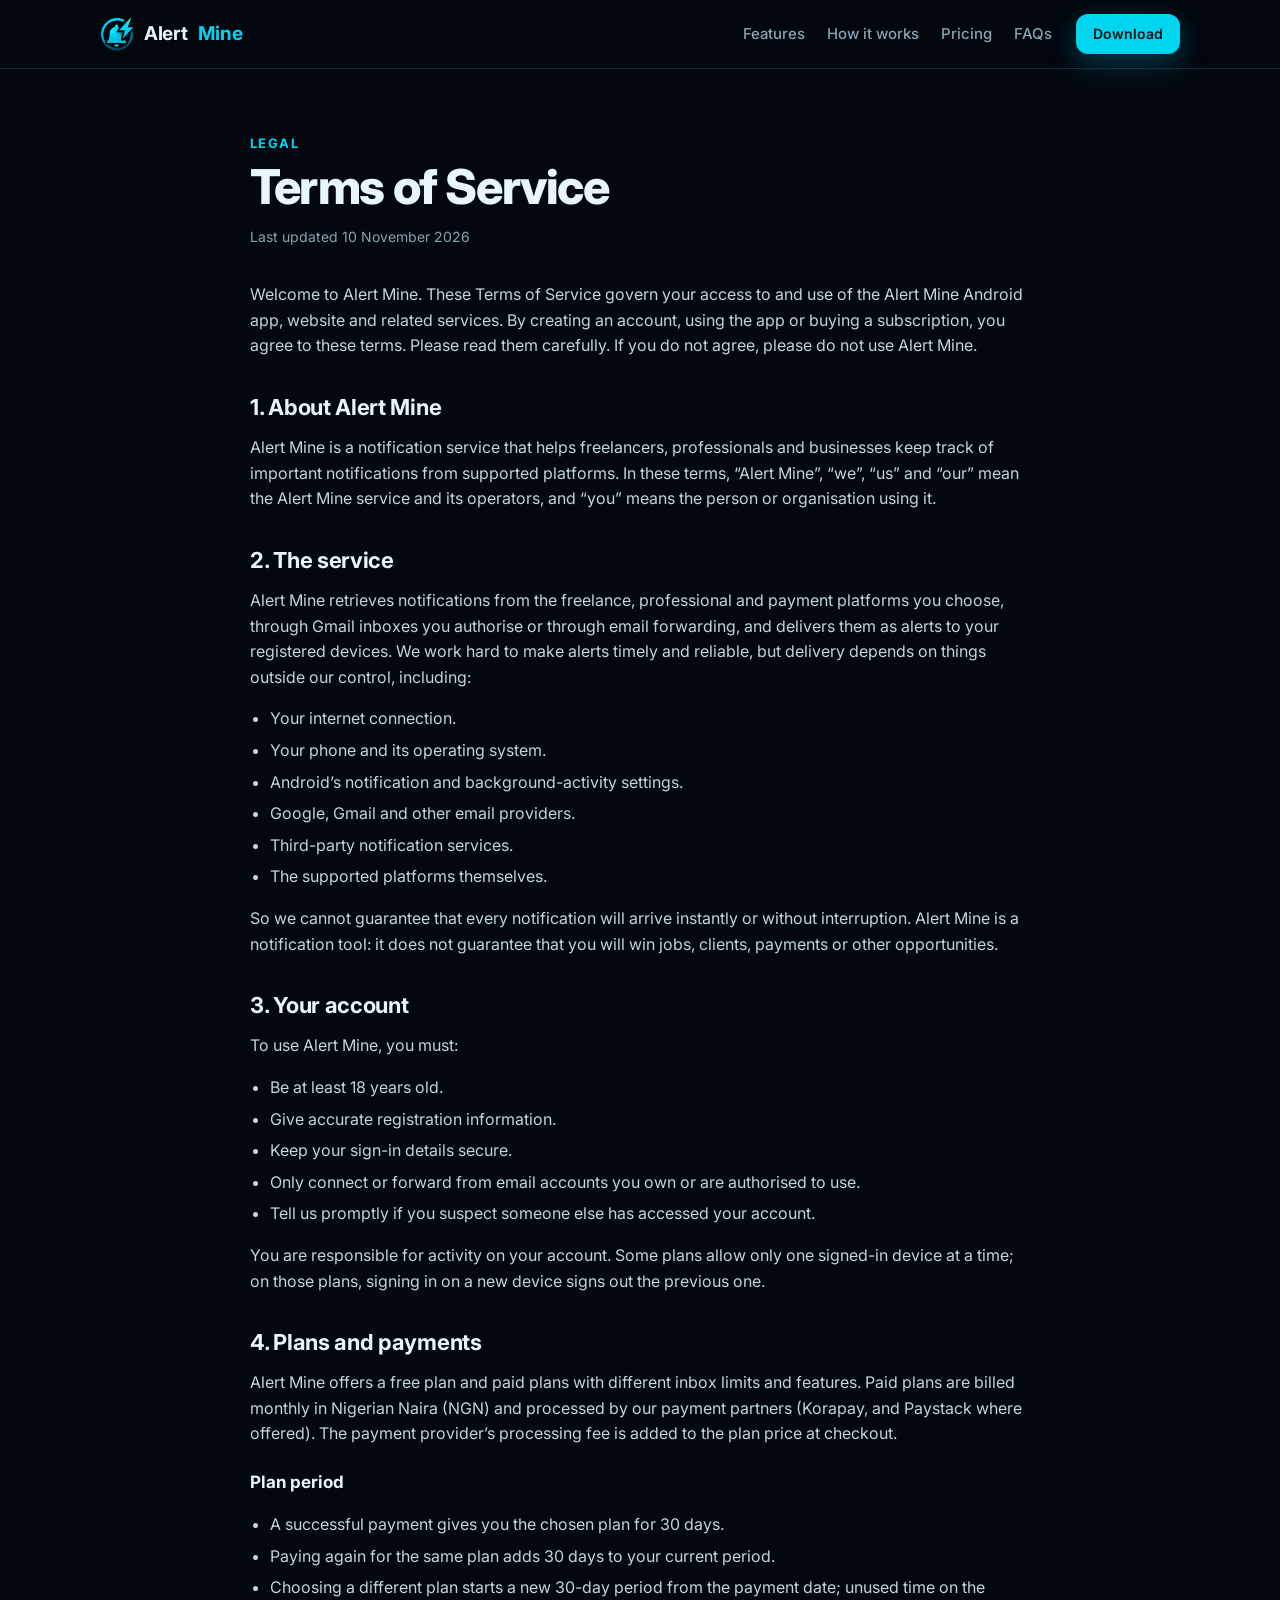
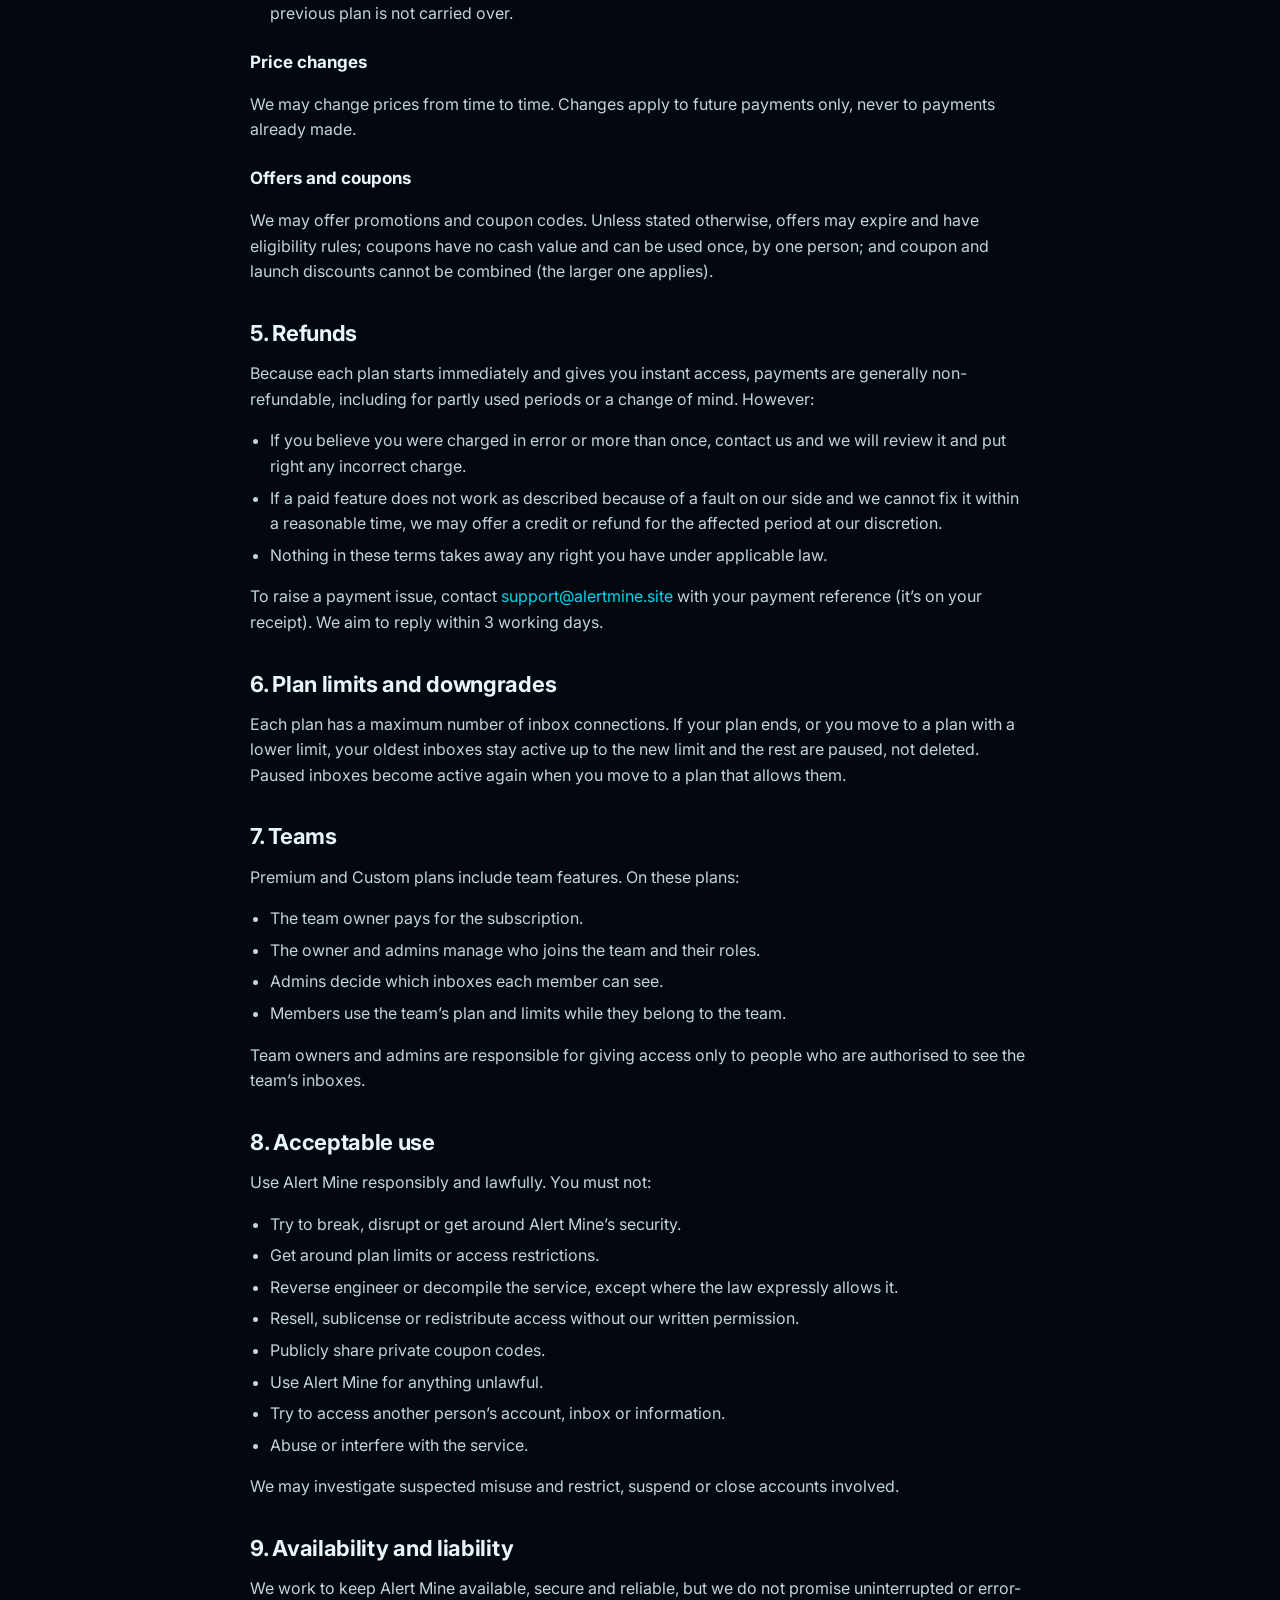
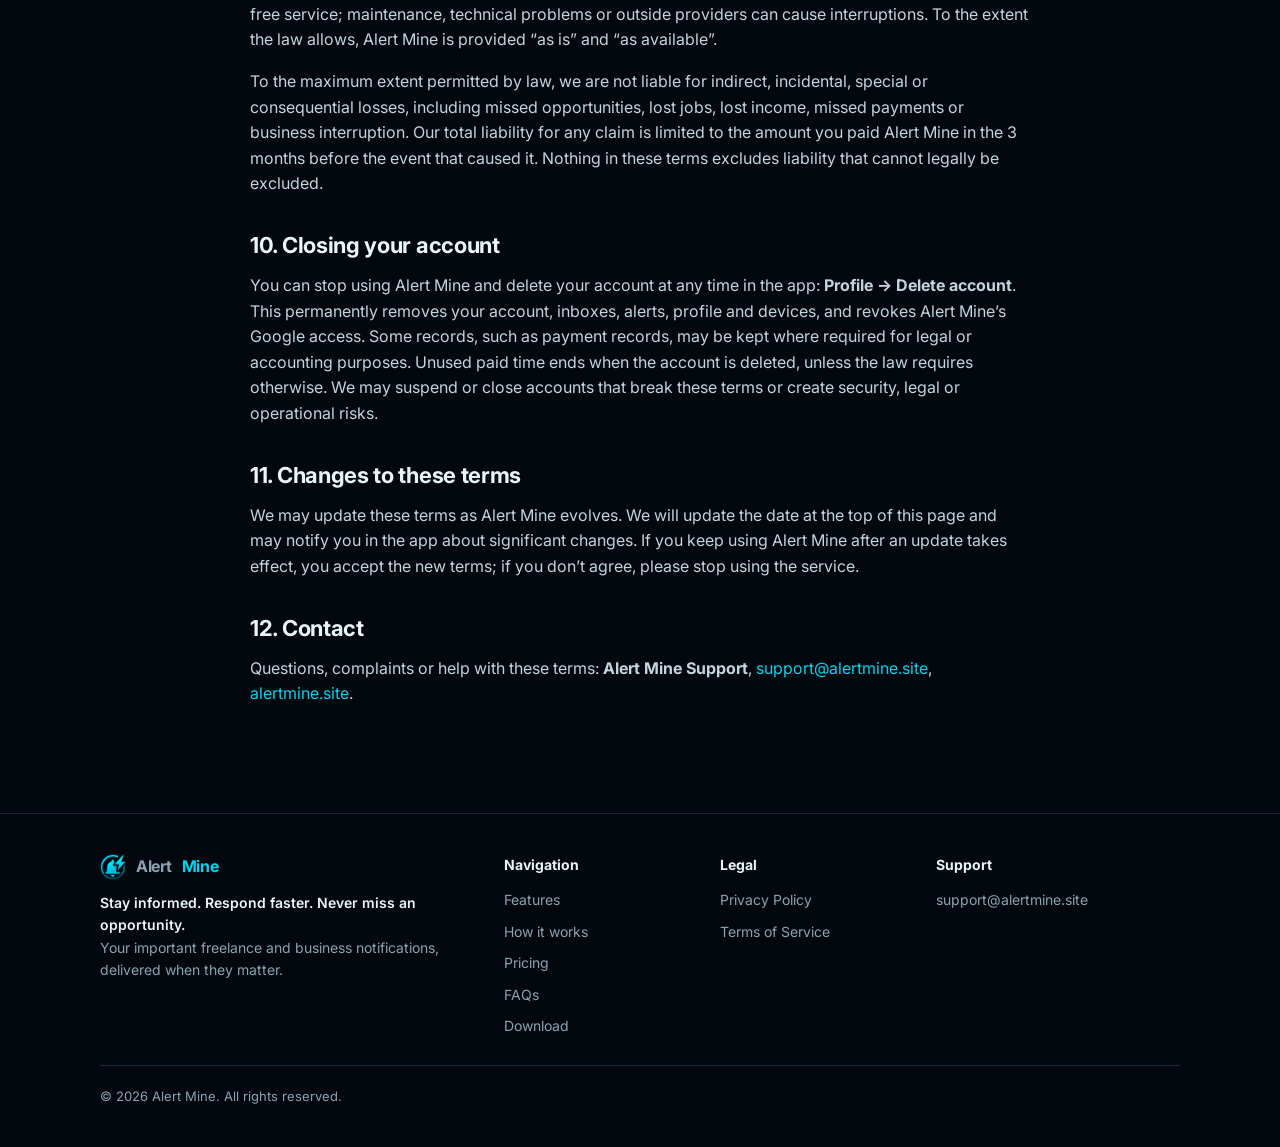
<file: terms.html>
<!doctype html>
<html lang="en">
<head>
<meta charset="utf-8">
<meta name="viewport" content="width=device-width, initial-scale=1">
<title>Terms of Service · Alert Mine</title>
<meta name="description" content="The terms for using Alert Mine.">
<link rel="canonical" href="https://alertmine.site/terms">
<meta name="theme-color" content="#03080f">
<meta property="og:title" content="Terms of Service · Alert Mine">
<meta property="og:description" content="The terms for using Alert Mine.">
<meta property="og:image" content="https://alertmine.site/assets/icon-512.png">
<meta property="og:url" content="https://alertmine.site/terms">
<link rel="icon" type="image/png" sizes="32x32" href="/assets/favicon-32.png">
<link rel="apple-touch-icon" href="/assets/apple-touch-icon.png">
<link rel="preconnect" href="https://fonts.googleapis.com">
<link rel="preconnect" href="https://fonts.gstatic.com" crossorigin>
<link href="https://fonts.googleapis.com/css2?family=Inter:wght@400;500;600;700;800&display=swap" rel="stylesheet">
<link rel="stylesheet" href="/assets/style.css">
</head>
<body>
<header class="site"><div class="wrap">
  <a class="brand" href="/"><img src="/assets/logo-mark.png" alt="">Alert <b>Mine</b></a>
  <nav class="links"><a href="/#features">Features</a><a href="/#how">How it works</a><a href="/#pricing">Pricing</a><a href="/#faq">FAQs</a></nav>
  <a class="btn btn-primary btn-sm" href="/download">Download</a>
</div></header>
<main class="doc">
  <div class="eyebrow">Legal</div>
  <h1>Terms of Service</h1>
  <p class="updated">Last updated 10 November 2026</p>
  <p>Welcome to Alert Mine. These Terms of Service govern your access to and use of the Alert Mine Android app, website and related services. By creating an account, using the app or buying a subscription, you agree to these terms. Please read them carefully. If you do not agree, please do not use Alert Mine.</p>

  <h2>1. About Alert Mine</h2>
  <p>Alert Mine is a notification service that helps freelancers, professionals and businesses keep track of important notifications from supported platforms. In these terms, “Alert Mine”, “we”, “us” and “our” mean the Alert Mine service and its operators, and “you” means the person or organisation using it.</p>

  <h2>2. The service</h2>
  <p>Alert Mine retrieves notifications from the freelance, professional and payment platforms you choose, through Gmail inboxes you authorise or through email forwarding, and delivers them as alerts to your registered devices. We work hard to make alerts timely and reliable, but delivery depends on things outside our control, including:</p>
  <ul><li>Your internet connection.</li><li>Your phone and its operating system.</li><li>Android’s notification and background-activity settings.</li><li>Google, Gmail and other email providers.</li><li>Third-party notification services.</li><li>The supported platforms themselves.</li></ul>
  <p>So we cannot guarantee that every notification will arrive instantly or without interruption. Alert Mine is a notification tool: it does not guarantee that you will win jobs, clients, payments or other opportunities.</p>

  <h2>3. Your account</h2>
  <p>To use Alert Mine, you must:</p>
  <ul><li>Be at least 18 years old.</li><li>Give accurate registration information.</li><li>Keep your sign-in details secure.</li><li>Only connect or forward from email accounts you own or are authorised to use.</li><li>Tell us promptly if you suspect someone else has accessed your account.</li></ul>
  <p>You are responsible for activity on your account. Some plans allow only one signed-in device at a time; on those plans, signing in on a new device signs out the previous one.</p>

  <h2>4. Plans and payments</h2>
  <p>Alert Mine offers a free plan and paid plans with different inbox limits and features. Paid plans are billed monthly in Nigerian Naira (NGN) and processed by our payment partners (Korapay, and Paystack where offered). The payment provider’s processing fee is added to the plan price at checkout.</p>
  <h3>Plan period</h3>
  <ul><li>A successful payment gives you the chosen plan for 30 days.</li><li>Paying again for the same plan adds 30 days to your current period.</li><li>Choosing a different plan starts a new 30-day period from the payment date; unused time on the previous plan is not carried over.</li></ul>
  <h3>Price changes</h3>
  <p>We may change prices from time to time. Changes apply to future payments only, never to payments already made.</p>
  <h3>Offers and coupons</h3>
  <p>We may offer promotions and coupon codes. Unless stated otherwise, offers may expire and have eligibility rules; coupons have no cash value and can be used once, by one person; and coupon and launch discounts cannot be combined (the larger one applies).</p>

  <h2>5. Refunds</h2>
  <p>Because each plan starts immediately and gives you instant access, payments are generally non-refundable, including for partly used periods or a change of mind. However:</p>
  <ul><li>If you believe you were charged in error or more than once, contact us and we will review it and put right any incorrect charge.</li><li>If a paid feature does not work as described because of a fault on our side and we cannot fix it within a reasonable time, we may offer a credit or refund for the affected period at our discretion.</li><li>Nothing in these terms takes away any right you have under applicable law.</li></ul>
  <p>To raise a payment issue, contact <a href="mailto:support@alertmine.site">support@alertmine.site</a> with your payment reference (it’s on your receipt). We aim to reply within 3 working days.</p>

  <h2>6. Plan limits and downgrades</h2>
  <p>Each plan has a maximum number of inbox connections. If your plan ends, or you move to a plan with a lower limit, your oldest inboxes stay active up to the new limit and the rest are paused, not deleted. Paused inboxes become active again when you move to a plan that allows them.</p>

  <h2>7. Teams</h2>
  <p>Premium and Custom plans include team features. On these plans:</p>
  <ul><li>The team owner pays for the subscription.</li><li>The owner and admins manage who joins the team and their roles.</li><li>Admins decide which inboxes each member can see.</li><li>Members use the team’s plan and limits while they belong to the team.</li></ul>
  <p>Team owners and admins are responsible for giving access only to people who are authorised to see the team’s inboxes.</p>

  <h2>8. Acceptable use</h2>
  <p>Use Alert Mine responsibly and lawfully. You must not:</p>
  <ul><li>Try to break, disrupt or get around Alert Mine’s security.</li><li>Get around plan limits or access restrictions.</li><li>Reverse engineer or decompile the service, except where the law expressly allows it.</li><li>Resell, sublicense or redistribute access without our written permission.</li><li>Publicly share private coupon codes.</li><li>Use Alert Mine for anything unlawful.</li><li>Try to access another person’s account, inbox or information.</li><li>Abuse or interfere with the service.</li></ul>
  <p>We may investigate suspected misuse and restrict, suspend or close accounts involved.</p>

  <h2>9. Availability and liability</h2>
  <p>We work to keep Alert Mine available, secure and reliable, but we do not promise uninterrupted or error-free service; maintenance, technical problems or outside providers can cause interruptions. To the extent the law allows, Alert Mine is provided “as is” and “as available”.</p>
  <p>To the maximum extent permitted by law, we are not liable for indirect, incidental, special or consequential losses, including missed opportunities, lost jobs, lost income, missed payments or business interruption. Our total liability for any claim is limited to the amount you paid Alert Mine in the 3 months before the event that caused it. Nothing in these terms excludes liability that cannot legally be excluded.</p>

  <h2>10. Closing your account</h2>
  <p>You can stop using Alert Mine and delete your account at any time in the app: <b>Profile → Delete account</b>. This permanently removes your account, inboxes, alerts, profile and devices, and revokes Alert Mine’s Google access. Some records, such as payment records, may be kept where required for legal or accounting purposes. Unused paid time ends when the account is deleted, unless the law requires otherwise. We may suspend or close accounts that break these terms or create security, legal or operational risks.</p>

  <h2>11. Changes to these terms</h2>
  <p>We may update these terms as Alert Mine evolves. We will update the date at the top of this page and may notify you in the app about significant changes. If you keep using Alert Mine after an update takes effect, you accept the new terms; if you don’t agree, please stop using the service.</p>

  <h2>12. Contact</h2>
  <p>Questions, complaints or help with these terms: <b>Alert Mine Support</b>, <a href="mailto:support@alertmine.site">support@alertmine.site</a>, <a href="https://alertmine.site">alertmine.site</a>.</p>
</main>
<footer class="site"><div class="wrap foot">
  <div class="foot-brand">
    <a class="brand" href="/" style="font-size:16px"><img src="/assets/logo-mark.png" alt="" style="width:26px;height:26px">Alert <b>Mine</b></a>
    <p><b>Stay informed. Respond faster. Never miss an opportunity.</b><br>Your important freelance and business notifications, delivered when they matter.</p>
  </div>
  <div class="foot-col"><h4>Navigation</h4><a href="/#features">Features</a><a href="/#how">How it works</a><a href="/#pricing">Pricing</a><a href="/#faq">FAQs</a><a href="/download">Download</a></div>
  <div class="foot-col"><h4>Legal</h4><a href="/privacy">Privacy Policy</a><a href="/terms">Terms of Service</a></div>
  <div class="foot-col"><h4>Support</h4><a href="mailto:support@alertmine.site">support@alertmine.site</a></div>
  <div class="foot-copy">© 2026 Alert Mine. All rights reserved.</div>
</div></footer>
</body>
</html>
</file>
<file: assets/style.css>
:root {
  --bg: #03080f;
  --bg2: #07111b;
  --card: #0b1824;
  --line: #16283a;
  --text: #e8f6fa;
  --muted: #8aa3b0;
  --cyan: #00d4ef;
  --cyan2: #0ea5e9;
  --ok: #22c55e;
  --radius: 18px;
  --max: 1120px;
}
* { box-sizing: border-box; }
html { scroll-behavior: smooth; }
body {
  margin: 0;
  background: var(--bg);
  color: var(--text);
  font-family: 'Inter', system-ui, -apple-system, Segoe UI, Roboto, sans-serif;
  font-size: 16px;
  line-height: 1.6;
  -webkit-font-smoothing: antialiased;
}
a { color: var(--cyan); text-decoration: none; }
a:hover { text-decoration: underline; }
img { max-width: 100%; display: block; }
.wrap { max-width: var(--max); margin: 0 auto; padding: 0 20px; }

/* Grid backdrop with a teal glow, like the app */
.grid-bg {
  position: absolute; inset: 0; z-index: -1; pointer-events: none;
  background-image:
    radial-gradient(ellipse 70% 55% at 50% 0%, rgba(0, 212, 239, 0.18), transparent 70%),
    linear-gradient(rgba(255, 255, 255, 0.035) 1px, transparent 1px),
    linear-gradient(90deg, rgba(255, 255, 255, 0.035) 1px, transparent 1px);
  background-size: 100% 100%, 44px 44px, 44px 44px;
  mask-image: linear-gradient(#000 55%, transparent);
}

/* Header */
header.site {
  position: sticky; top: 0; z-index: 50;
  backdrop-filter: blur(14px);
  background: rgba(3, 8, 15, 0.72);
  border-bottom: 1px solid var(--line);
}
header.site .wrap { display: flex; align-items: center; gap: 24px; height: 68px; }
.brand { display: flex; align-items: center; gap: 10px; color: var(--text); font-weight: 700; font-size: 19px; letter-spacing: -0.3px; }
.brand:hover { text-decoration: none; }
.brand img { width: 34px; height: 34px; }
.brand b { color: var(--cyan); font-weight: 700; }
nav.links { display: flex; gap: 22px; margin-left: auto; }
nav.links a { color: var(--muted); font-size: 15px; font-weight: 500; }
nav.links a:hover { color: var(--text); text-decoration: none; }
.btn {
  display: inline-flex; align-items: center; justify-content: center; gap: 10px;
  height: 48px; padding: 0 22px; border-radius: 14px;
  font-weight: 600; font-size: 15px; border: 1px solid transparent; cursor: pointer;
  transition: transform 0.15s ease, box-shadow 0.15s ease, background 0.15s;
}
.btn:hover { text-decoration: none; transform: translateY(-1px); }
.btn-primary { background: var(--cyan); color: #02131a; box-shadow: 0 8px 28px rgba(0, 212, 239, 0.28); }
.btn-primary:hover { box-shadow: 0 10px 34px rgba(0, 212, 239, 0.4); }
.btn-ghost { border-color: var(--line); color: var(--text); background: rgba(255, 255, 255, 0.02); }
.btn-sm { height: 40px; padding: 0 16px; font-size: 14px; border-radius: 12px; }
.btn svg { width: 20px; height: 20px; }

/* Hero */
.hero { position: relative; padding: 96px 0 72px; text-align: center; overflow: hidden; }
.pill {
  display: inline-flex; align-items: center; gap: 8px; padding: 6px 14px; border-radius: 999px;
  border: 1px solid rgba(0, 212, 239, 0.35); background: rgba(0, 212, 239, 0.08);
  color: var(--cyan); font-size: 13px; font-weight: 600;
}
.pill i { width: 7px; height: 7px; border-radius: 50%; background: var(--cyan); box-shadow: 0 0 10px var(--cyan); }
h1 { font-size: clamp(38px, 6.4vw, 68px); line-height: 1.04; letter-spacing: -2px; margin: 22px auto 18px; max-width: 900px; font-weight: 800; }
h1 span { background: linear-gradient(90deg, var(--cyan), #5ee7ff); -webkit-background-clip: text; background-clip: text; color: transparent; }
.lead { color: var(--muted); font-size: clamp(17px, 2vw, 20px); max-width: 680px; margin: 0 auto 32px; }
.cta { display: flex; gap: 12px; justify-content: center; flex-wrap: wrap; }
.note { color: var(--muted); font-size: 13px; margin-top: 14px; }
.platforms { display: flex; gap: 10px; justify-content: center; flex-wrap: wrap; margin-top: 44px; }
.platforms span { padding: 8px 14px; border: 1px solid var(--line); border-radius: 12px; color: var(--muted); font-size: 14px; background: rgba(255, 255, 255, 0.015); }

/* Sections */
section { padding: 84px 0; }
section.alt { background: var(--bg2); border-top: 1px solid var(--line); border-bottom: 1px solid var(--line); }
.eyebrow { color: var(--cyan); font-weight: 700; font-size: 13px; letter-spacing: 1.4px; text-transform: uppercase; }
h2 { font-size: clamp(30px, 4vw, 44px); letter-spacing: -1.2px; line-height: 1.1; margin: 10px 0 14px; }
.sub { color: var(--muted); font-size: 18px; max-width: 640px; margin: 0 0 44px; }
.center { text-align: center; }
.center .sub { margin-left: auto; margin-right: auto; }

.cards { display: grid; grid-template-columns: repeat(3, 1fr); gap: 18px; }
.card { background: var(--card); border: 1px solid var(--line); border-radius: var(--radius); padding: 26px; }
.card .ic {
  width: 46px; height: 46px; border-radius: 14px; display: grid; place-items: center;
  background: rgba(0, 212, 239, 0.1); color: var(--cyan); margin-bottom: 16px;
}
.card .ic svg { width: 24px; height: 24px; }
.card h3 { margin: 0 0 8px; font-size: 19px; letter-spacing: -0.3px; }
.card p { margin: 0; color: var(--muted); font-size: 15px; }

.steps { display: grid; grid-template-columns: repeat(3, 1fr); gap: 18px; counter-reset: s; }
.step { position: relative; padding: 26px; border-radius: var(--radius); border: 1px solid var(--line); background: var(--card); }
.step::before {
  counter-increment: s; content: '0' counter(s);
  font-weight: 800; font-size: 14px; color: var(--cyan); letter-spacing: 1px;
}
.step h3 { margin: 10px 0 6px; font-size: 19px; }
.step p { margin: 0; color: var(--muted); font-size: 15px; }

/* Pricing */
.plans { display: grid; grid-template-columns: repeat(4, 1fr); gap: 16px; align-items: stretch; }
.plan { position: relative; display: flex; flex-direction: column; background: var(--card); border: 1px solid var(--line); border-radius: 22px; padding: 26px 22px; }
.plan.featured { border-color: rgba(0, 212, 239, 0.6); box-shadow: 0 0 0 1px rgba(0, 212, 239, 0.25), 0 20px 60px rgba(0, 212, 239, 0.12); }
.plan .badge {
  position: absolute; top: -12px; left: 50%; transform: translateX(-50%);
  padding: 4px 12px; border-radius: 999px; font-size: 11px; font-weight: 800; letter-spacing: 1px;
  background: linear-gradient(90deg, var(--cyan), var(--cyan2)); color: #02131a; white-space: nowrap;
}
.plan h3 { margin: 0; font-size: 20px; }
.plan .tag { color: var(--muted); font-size: 14px; margin: 4px 0 18px; min-height: 44px; }
.plan .price { font-size: 36px; font-weight: 800; letter-spacing: -1.2px; }
.plan .price small { font-size: 15px; color: var(--muted); font-weight: 500; letter-spacing: 0; }
.plan ul { list-style: none; padding: 0; margin: 18px 0 0; display: grid; gap: 10px; }
.plan li { position: relative; padding-left: 28px; font-size: 14.5px; }
.plan li::before {
  content: ''; position: absolute; left: 0; top: 3px; width: 18px; height: 18px; border-radius: 50%;
  background: rgba(0, 212, 239, 0.15) url("data:image/svg+xml,%3Csvg xmlns='http://www.w3.org/2000/svg' viewBox='0 0 24 24' fill='none' stroke='%2300d4ef' stroke-width='3' stroke-linecap='round' stroke-linejoin='round'%3E%3Cpolyline points='20 6 9 17 4 12'/%3E%3C/svg%3E") center / 11px no-repeat;
}
.plan li:first-child { font-weight: 600; }
.free-line { text-align: center; color: var(--muted); margin-top: 26px; font-size: 15px; }

/* FAQ */
.faq { max-width: 780px; margin: 0 auto; display: grid; gap: 12px; }
details { background: var(--card); border: 1px solid var(--line); border-radius: 16px; padding: 18px 22px; }
summary { cursor: pointer; font-weight: 600; font-size: 16.5px; list-style: none; display: flex; justify-content: space-between; gap: 14px; }
summary::-webkit-details-marker { display: none; }
summary::after { content: '+'; color: var(--cyan); font-size: 22px; line-height: 1; }
details[open] summary::after { content: '–'; }
details p { color: var(--muted); margin: 12px 0 0; }

/* Download band */
.band {
  position: relative; overflow: hidden; border-radius: 28px; padding: 56px 32px; text-align: center;
  border: 1px solid rgba(0, 212, 239, 0.35);
  background: radial-gradient(ellipse 60% 80% at 50% 0%, rgba(0, 212, 239, 0.22), transparent 70%), var(--card);
}
.band img { width: 84px; height: 84px; margin: 0 auto 18px; }

/* Docs pages (privacy, terms, download) */
.doc { max-width: 820px; margin: 0 auto; padding: 64px 20px 90px; }
.doc h1 { font-size: clamp(34px, 5vw, 48px); margin: 8px 0 6px; text-align: left; letter-spacing: -1.4px; }
.doc .updated { color: var(--muted); font-size: 14px; margin-bottom: 34px; }
.doc h2 { font-size: 22px; letter-spacing: -0.3px; margin: 36px 0 10px; }
.doc p, .doc li { color: #c3d4dc; }
.doc ul { padding-left: 20px; }
.doc li { margin: 6px 0; }
.callout { border: 1px solid rgba(0, 212, 239, 0.35); background: rgba(0, 212, 239, 0.06); border-radius: 16px; padding: 18px 20px; margin: 22px 0; }
.install { display: grid; gap: 14px; counter-reset: i; padding: 0; list-style: none; }
.install li { counter-increment: i; position: relative; padding: 18px 18px 18px 64px; background: var(--card); border: 1px solid var(--line); border-radius: 16px; color: var(--text); }
.install li::before {
  content: counter(i); position: absolute; left: 18px; top: 16px; width: 30px; height: 30px; border-radius: 50%;
  display: grid; place-items: center; background: rgba(0, 212, 239, 0.15); color: var(--cyan); font-weight: 800; font-size: 14px;
}
.install b { color: var(--text); }
.install span { display: block; color: var(--muted); font-size: 14.5px; margin-top: 2px; }

/* Footer */
footer.site { border-top: 1px solid var(--line); padding: 40px 0; color: var(--muted); font-size: 14px; }
footer.site .wrap { display: flex; gap: 20px; align-items: center; flex-wrap: wrap; }
footer.site nav { display: flex; gap: 20px; margin-left: auto; flex-wrap: wrap; }
footer.site a { color: var(--muted); }

@media (max-width: 960px) {
  .plans { grid-template-columns: repeat(2, 1fr); row-gap: 28px; }
}
@media (max-width: 760px) {
  nav.links { display: none; }
  header.site .btn { margin-left: auto; }
  .cards, .steps { grid-template-columns: 1fr; }
  .hero { padding: 64px 0 52px; }
  section { padding: 64px 0; }
  footer.site nav { margin-left: 0; }
}
@media (max-width: 520px) {
  .plans { grid-template-columns: 1fr; }
  .btn { width: 100%; }
  .cta { flex-direction: column; }
}
@media (max-width: 520px) {
  header.site .btn { width: auto; }
}

/* Plan buttons, Free plan, launch offer */
.plan .plan-cta { margin-top: auto; width: 100%; }
.plan ul { margin-bottom: 22px; }
.offer { display: inline-block; margin: 0 auto 30px; padding: 9px 16px; border-radius: 999px; border: 1px solid rgba(0, 212, 239, 0.4); background: rgba(0, 212, 239, 0.08); font-size: 14px; color: var(--text); }
.offer b { color: var(--cyan); }
.plan-free { margin-top: 18px; flex-direction: row; align-items: center; gap: 28px; text-align: left; }
.plan-free .free-info { flex: 0 0 210px; }
.plan-free .tag { min-height: 0; margin-bottom: 0; }
.plan-free ul { flex: 1; margin: 0; grid-template-columns: 1fr 1fr; }
.plan-free .free-buy { flex: 0 0 200px; display: grid; gap: 12px; }
.plan-free .price { font-size: 30px; }
.faq-more { color: var(--muted); margin-top: 26px; }

/* Footer columns */
footer.site .wrap.foot { display: grid; grid-template-columns: 2fr 1fr 1fr 1.3fr; gap: 28px; align-items: start; }
.foot-brand p { margin: 12px 0 0; font-size: 14px; line-height: 1.6; max-width: 340px; }
.foot-brand p b { color: var(--text); font-weight: 600; }
.foot-col { display: grid; gap: 9px; }
.foot-col h4 { margin: 0 0 4px; color: var(--text); font-size: 14px; }
.foot-copy { grid-column: 1 / -1; border-top: 1px solid var(--line); padding-top: 20px; font-size: 13px; }

@media (max-width: 960px) {
  .plan-free { flex-direction: column; align-items: stretch; gap: 16px; }
  .plan-free .free-info, .plan-free .free-buy { flex: none; }
  footer.site .wrap.foot { grid-template-columns: 1fr 1fr; }
  .foot-brand { grid-column: 1 / -1; }
}
@media (max-width: 520px) {
  .plan-free ul { grid-template-columns: 1fr; }
  footer.site .wrap.foot { grid-template-columns: 1fr; }
}
.plan .price { white-space: nowrap; font-size: clamp(28px, 2.7vw, 36px); }
.doc h3 { font-size: 17px; margin: 22px 0 6px; color: var(--text); }
</file>
